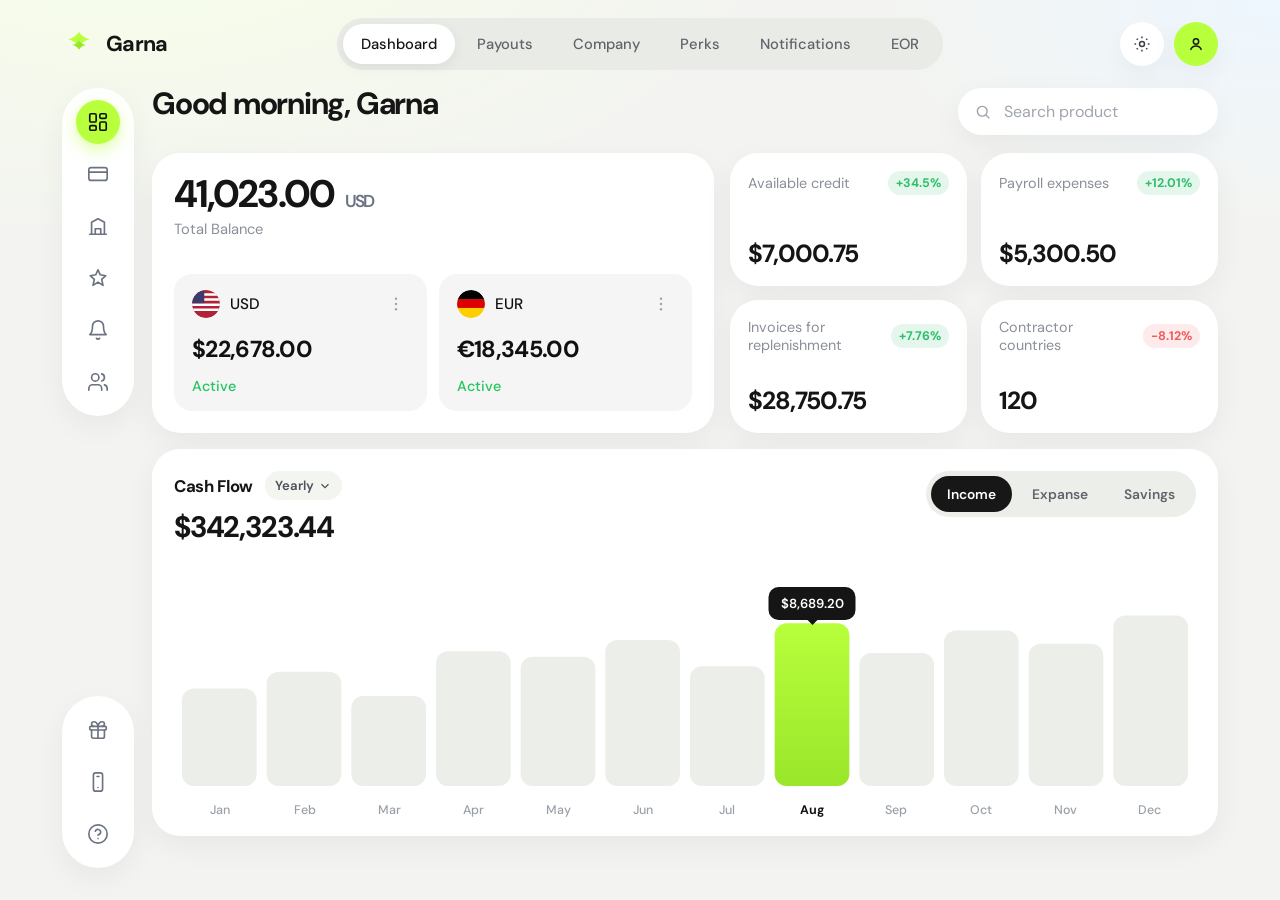
<file: index.html>
<!DOCTYPE html>
<html lang="en">
<head>
  <meta charset="UTF-8" />
  <meta name="viewport" content="width=device-width, initial-scale=1.0" />
  <title>Garna — Dashboard</title>
  <link rel="preconnect" href="https://fonts.googleapis.com" />
  <link rel="preconnect" href="https://fonts.gstatic.com" crossorigin />
  <link href="https://fonts.googleapis.com/css2?family=DM+Sans:ital,opsz,wght@0,9..40,400;0,9..40,500;0,9..40,600;0,9..40,700;1,9..40,400&display=swap" rel="stylesheet" />
  <link rel="stylesheet" href="styles.css" />
</head>
<body>
  <div class="app">
    <!-- Top Navigation -->
    <header class="topbar">
      <a class="brand" href="index.html">
        <span class="brand-mark" aria-hidden="true">
          <svg viewBox="0 0 32 32" fill="none">
            <path d="M16 4c2.8 4.2 6.4 6.2 10.8 7.2-4.4 1-8 3-10.8 7.2C13.2 14.2 9.6 12.2 5.2 11.2 9.6 10.2 13.2 8.2 16 4z" fill="var(--lime)"/>
            <path d="M16 12.5c1.8 2.7 4.1 4 7 4.6-2.9.6-5.2 1.9-7 4.6-1.8-2.7-4.1-4-7-4.6 2.9-.6 5.2-1.9 7-4.6z" fill="var(--lime-deep)"/>
          </svg>
        </span>
        <span class="brand-name">Garna</span>
      </a>

      <nav class="main-nav" aria-label="Primary">
        <a class="nav-item is-active" href="index.html">Dashboard</a>
        <a class="nav-item" href="payouts.html">Payouts</a>
        <a class="nav-item" href="company.html">Company</a>
        <a class="nav-item" href="perks.html">Perks</a>
        <a class="nav-item" href="notifications.html">Notifications</a>
        <a class="nav-item" href="eor.html">EOR</a>
      </nav>

      <div class="topbar-actions">
        <button class="icon-btn" type="button" aria-label="Settings">
          <svg viewBox="0 0 24 24" fill="none" stroke="currentColor" stroke-width="1.8">
            <circle cx="12" cy="12" r="3"/>
            <path d="M12 3v2M12 19v2M3 12h2M19 12h2M5.6 5.6l1.4 1.4M17 17l1.4 1.4M5.6 18.4l1.4-1.4M17 7l1.4-1.4"/>
          </svg>
        </button>
        <button class="avatar-btn" type="button" aria-label="Profile">
          <svg viewBox="0 0 24 24" fill="none" stroke="currentColor" stroke-width="1.8">
            <circle cx="12" cy="9" r="3.2"/>
            <path d="M5.5 19c1.4-3 3.7-4.5 6.5-4.5s5.1 1.5 6.5 4.5"/>
          </svg>
        </button>
      </div>
    </header>

    <div class="layout">
      <!-- Left Sidebar -->
      <aside class="sidebar" aria-label="Sidebar">
        <div class="sidebar-pill">
          <a class="side-btn is-active" href="index.html" aria-label="Dashboard" title="Dashboard">
            <svg viewBox="0 0 24 24" fill="none" stroke="currentColor" stroke-width="1.8" stroke-linecap="round" stroke-linejoin="round">
              <rect x="3" y="3" width="7" height="9" rx="1.5"/>
              <rect x="14" y="3" width="7" height="5" rx="1.5"/>
              <rect x="14" y="12" width="7" height="9" rx="1.5"/>
              <rect x="3" y="16" width="7" height="5" rx="1.5"/>
            </svg>
          </a>
          <a class="side-btn" href="payouts.html" aria-label="Payouts" title="Payouts">
            <svg viewBox="0 0 24 24" fill="none" stroke="currentColor" stroke-width="1.8" stroke-linecap="round" stroke-linejoin="round">
              <rect x="2" y="5" width="20" height="14" rx="2.5"/>
              <path d="M2 10h20"/>
            </svg>
          </a>
          <a class="side-btn" href="company.html" aria-label="Company" title="Company">
            <svg viewBox="0 0 24 24" fill="none" stroke="currentColor" stroke-width="1.8" stroke-linecap="round" stroke-linejoin="round">
              <path d="M3 21h18"/>
              <path d="M5 21V8l7-4 7 4v13"/>
              <path d="M9 21v-6h6v6"/>
            </svg>
          </a>
          <a class="side-btn" href="perks.html" aria-label="Perks" title="Perks">
            <svg viewBox="0 0 24 24" fill="none" stroke="currentColor" stroke-width="1.8" stroke-linecap="round" stroke-linejoin="round">
              <path d="m12 3 2.5 5.5L20.5 9.5 16 13.5 17.5 20 12 16.5 6.5 20 8 13.5 3.5 9.5 9.5 8.5 12 3z"/>
            </svg>
          </a>
          <a class="side-btn" href="notifications.html" aria-label="Notifications" title="Notifications">
            <svg viewBox="0 0 24 24" fill="none" stroke="currentColor" stroke-width="1.8" stroke-linecap="round" stroke-linejoin="round">
              <path d="M6 8a6 6 0 0 1 12 0c0 7 3 9 3 9H3s3-2 3-9"/>
              <path d="M10.3 21a1.94 1.94 0 0 0 3.4 0"/>
            </svg>
          </a>
          <a class="side-btn" href="eor.html" aria-label="EOR Employees" title="EOR Employees">
            <svg viewBox="0 0 24 24" fill="none" stroke="currentColor" stroke-width="1.8" stroke-linecap="round" stroke-linejoin="round">
              <path d="M16 21v-2a4 4 0 0 0-4-4H6a4 4 0 0 0-4 4v2"/>
              <circle cx="9" cy="7" r="4"/>
              <path d="M22 21v-2a4 4 0 0 0-3-3.87"/>
              <path d="M16 3.13a4 4 0 0 1 0 7.75"/>
            </svg>
          </a>
        </div>

        <div class="sidebar-pill sidebar-pill--bottom">
          <a class="side-btn" href="#referral" aria-label="Referral rewards" title="Get 10% of our income">
            <svg viewBox="0 0 24 24" fill="none" stroke="currentColor" stroke-width="1.8" stroke-linecap="round" stroke-linejoin="round">
              <rect x="3" y="8" width="18" height="4" rx="1"/>
              <path d="M12 8v13"/>
              <path d="M19 12v7a2 2 0 0 1-2 2H7a2 2 0 0 1-2-2v-7"/>
              <path d="M7.5 8a2.5 2.5 0 0 1 0-5C11 3 12 8 12 8s1-5 4.5-5a2.5 2.5 0 0 1 0 5"/>
            </svg>
          </a>
          <a class="side-btn" href="#download" aria-label="Download app" title="Download app">
            <svg viewBox="0 0 24 24" fill="none" stroke="currentColor" stroke-width="1.8" stroke-linecap="round" stroke-linejoin="round">
              <rect x="7" y="2" width="10" height="20" rx="2.5"/>
              <path d="M11 6h2"/>
              <path d="M12 18h.01"/>
            </svg>
          </a>
          <button class="side-btn" type="button" aria-label="Help" title="Help">
            <svg viewBox="0 0 24 24" fill="none" stroke="currentColor" stroke-width="1.8" stroke-linecap="round" stroke-linejoin="round">
              <circle cx="12" cy="12" r="10"/>
              <path d="M9.09 9a3 3 0 0 1 5.83 1c0 2-3 3-3 3"/>
              <path d="M12 17h.01"/>
            </svg>
          </button>
        </div>
      </aside>

      <!-- Main Content -->
      <main class="main">
        <div class="page-header">
          <div>
            <h1>Good morning, Garna</h1>
          </div>
          <label class="search">
            <svg viewBox="0 0 24 24" fill="none" stroke="currentColor" stroke-width="1.8">
              <circle cx="11" cy="11" r="6.5"/>
              <path d="M16 16l4.5 4.5"/>
            </svg>
            <input type="search" placeholder="Search product" />
          </label>
        </div>

        <div class="main-grid">
          <!-- Smart Wallet -->
          <section class="card wallet-card">
            <div class="wallet-balance">
              <span class="wallet-amount">41,023.00 <small>USD</small></span>
              <span class="wallet-label">Total Balance</span>
            </div>
            <div class="wallet-accounts">
              <article class="account-block">
                <div class="account-block-top">
                  <span class="account-flag" aria-hidden="true">
                    <svg viewBox="0 0 32 32" width="32" height="32">
                      <clipPath id="flagUsd"><circle cx="16" cy="16" r="16"/></clipPath>
                      <g clip-path="url(#flagUsd)">
                        <rect width="32" height="32" fill="#b22234"/>
                        <path fill="#fff" d="M0 3.7h32v2.9H0zm0 5.8h32v2.9H0zm0 5.8h32v2.9H0zm0 5.8h32v2.9H0z"/>
                        <rect width="14" height="15" fill="#3c3b6e"/>
                      </g>
                    </svg>
                  </span>
                  <span class="account-code">USD</span>
                  <button class="account-menu" type="button" aria-label="USD account menu">
                    <svg viewBox="0 0 24 24" width="18" height="18" fill="currentColor" aria-hidden="true">
                      <circle cx="12" cy="5" r="1.6"/>
                      <circle cx="12" cy="12" r="1.6"/>
                      <circle cx="12" cy="19" r="1.6"/>
                    </svg>
                  </button>
                </div>
                <strong class="account-balance">$22,678.00</strong>
                <span class="account-status">Active</span>
              </article>

              <article class="account-block">
                <div class="account-block-top">
                  <span class="account-flag" aria-hidden="true">
                    <svg viewBox="0 0 32 32" width="32" height="32">
                      <clipPath id="flagEur"><circle cx="16" cy="16" r="16"/></clipPath>
                      <g clip-path="url(#flagEur)">
                        <rect width="32" height="11" y="0" fill="#000"/>
                        <rect width="32" height="11" y="10.5" fill="#dd0000"/>
                        <rect width="32" height="12" y="20.5" fill="#ffce00"/>
                      </g>
                    </svg>
                  </span>
                  <span class="account-code">EUR</span>
                  <button class="account-menu" type="button" aria-label="EUR account menu">
                    <svg viewBox="0 0 24 24" width="18" height="18" fill="currentColor" aria-hidden="true">
                      <circle cx="12" cy="5" r="1.6"/>
                      <circle cx="12" cy="12" r="1.6"/>
                      <circle cx="12" cy="19" r="1.6"/>
                    </svg>
                  </button>
                </div>
                <strong class="account-balance">€18,345.00</strong>
                <span class="account-status">Active</span>
              </article>
            </div>
          </section>

          <!-- Stats -->
          <section class="stats-grid">
            <article class="card stat-card">
              <div class="stat-top">
                <span>Available credit</span>
                <span class="trend trend-up">+34.5%</span>
              </div>
              <strong>$7,000.75</strong>
            </article>
            <article class="card stat-card">
              <div class="stat-top">
                <span>Payroll expenses</span>
                <span class="trend trend-up">+12.01%</span>
              </div>
              <strong>$5,300.50</strong>
            </article>
            <article class="card stat-card">
              <div class="stat-top">
                <span>Invoices for replenishment</span>
                <span class="trend trend-up">+7.76%</span>
              </div>
              <strong>$28,750.75</strong>
            </article>
            <article class="card stat-card">
              <div class="stat-top">
                <span>Contractor countries</span>
                <span class="trend trend-down">-8.12%</span>
              </div>
              <strong>120</strong>
            </article>
          </section>

          <!-- Cash Flow -->
          <section class="card chart-card">
            <div class="chart-head">
              <div>
                <div class="chart-title-row">
                  <h2>Cash Flow</h2>
                  <button class="select-btn" type="button">
                    Yearly
                    <svg viewBox="0 0 24 24" fill="none" stroke="currentColor" stroke-width="2"><path d="M6 9l6 6 6-6"/></svg>
                  </button>
                </div>
                <p class="chart-total">$342,323.44</p>
              </div>
              <div class="segmented" role="tablist">
                <button class="seg-btn is-active" type="button" data-tab="income">Income</button>
                <button class="seg-btn" type="button" data-tab="expense">Expanse</button>
                <button class="seg-btn" type="button" data-tab="savings">Savings</button>
              </div>
            </div>
            <div class="chart-wrap">
              <div class="chart-tooltip" id="chartTooltip">$8,689.20</div>
              <canvas id="cashFlowChart" height="220"></canvas>
            </div>
            <div class="chart-labels" id="chartLabels"></div>
          </section>
        </div>
      </main>
    </div>
  </div>

  <script src="app.js"></script>
</body>
</html>
</file>
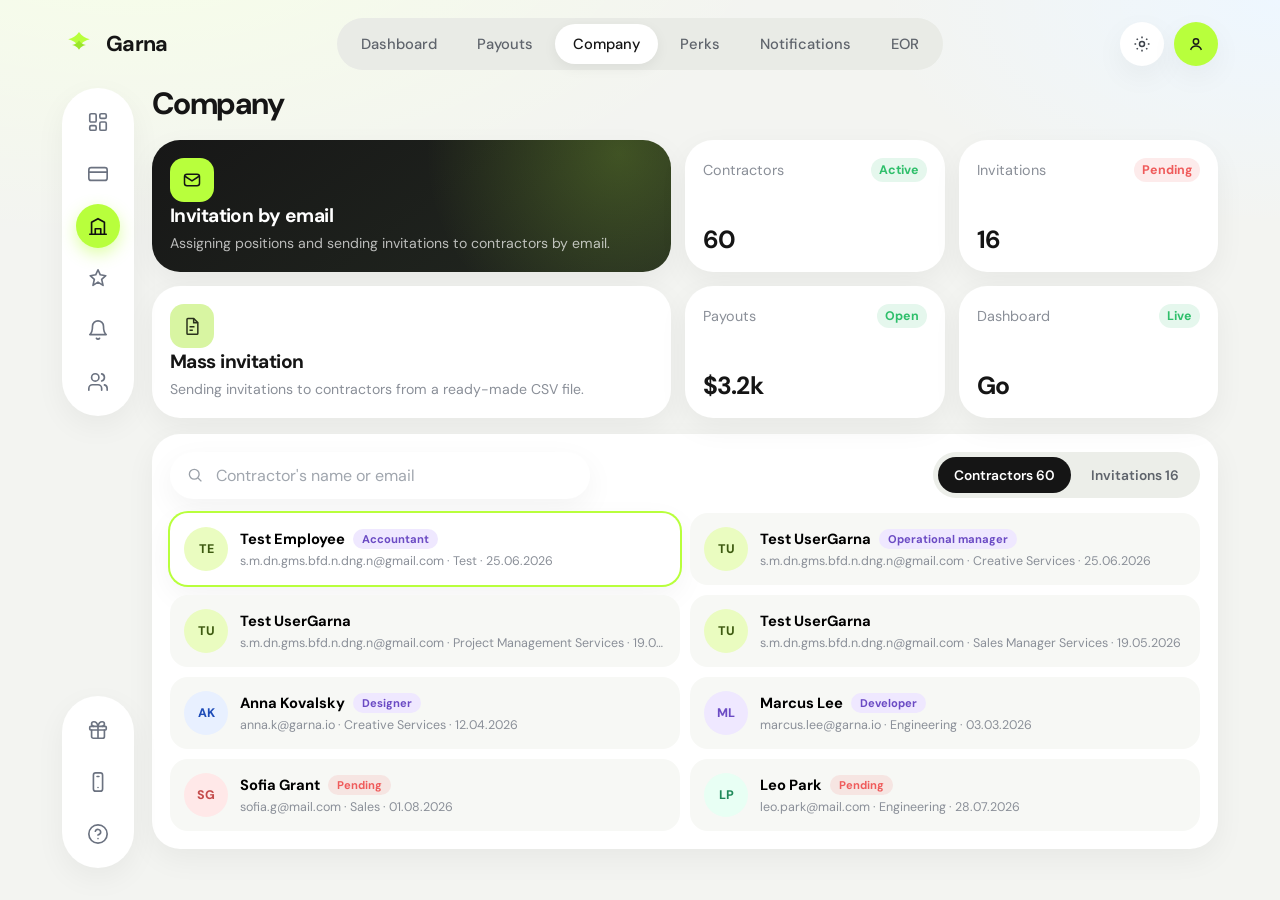
<file: company.html>
<!DOCTYPE html>
<html lang="en">
<head>
  <meta charset="UTF-8" />
  <meta name="viewport" content="width=device-width, initial-scale=1.0" />
  <title>Garna — Company</title>
  <link rel="preconnect" href="https://fonts.googleapis.com" />
  <link rel="preconnect" href="https://fonts.gstatic.com" crossorigin />
  <link href="https://fonts.googleapis.com/css2?family=DM+Sans:ital,opsz,wght@0,9..40,400;0,9..40,500;0,9..40,600;0,9..40,700;1,9..40,400&display=swap" rel="stylesheet" />
  <link rel="stylesheet" href="styles.css" />
  <link rel="stylesheet" href="company.css" />
</head>
<body>
  <div class="app">
    <header class="topbar">
      <a class="brand" href="index.html">
        <span class="brand-mark" aria-hidden="true">
          <svg viewBox="0 0 32 32" fill="none">
            <path d="M16 4c2.8 4.2 6.4 6.2 10.8 7.2-4.4 1-8 3-10.8 7.2C13.2 14.2 9.6 12.2 5.2 11.2 9.6 10.2 13.2 8.2 16 4z" fill="var(--lime)"/>
            <path d="M16 12.5c1.8 2.7 4.1 4 7 4.6-2.9.6-5.2 1.9-7 4.6-1.8-2.7-4.1-4-7-4.6 2.9-.6 5.2-1.9 7-4.6z" fill="var(--lime-deep)"/>
          </svg>
        </span>
        <span class="brand-name">Garna</span>
      </a>

      <nav class="main-nav" aria-label="Primary">
        <a class="nav-item" href="index.html">Dashboard</a>
        <a class="nav-item" href="payouts.html">Payouts</a>
        <a class="nav-item is-active" href="company.html">Company</a>
        <a class="nav-item" href="perks.html">Perks</a>
        <a class="nav-item" href="notifications.html">Notifications</a>
        <a class="nav-item" href="eor.html">EOR</a>
      </nav>

      <div class="topbar-actions">
        <button class="icon-btn" type="button" aria-label="Settings">
          <svg viewBox="0 0 24 24" fill="none" stroke="currentColor" stroke-width="1.8">
            <circle cx="12" cy="12" r="3"/>
            <path d="M12 3v2M12 19v2M3 12h2M19 12h2M5.6 5.6l1.4 1.4M17 17l1.4 1.4M5.6 18.4l1.4-1.4M17 7l1.4-1.4"/>
          </svg>
        </button>
        <button class="avatar-btn" type="button" aria-label="Profile">
          <svg viewBox="0 0 24 24" fill="none" stroke="currentColor" stroke-width="1.8">
            <circle cx="12" cy="9" r="3.2"/>
            <path d="M5.5 19c1.4-3 3.7-4.5 6.5-4.5s5.1 1.5 6.5 4.5"/>
          </svg>
        </button>
      </div>
    </header>

    <div class="layout">
      <aside class="sidebar" aria-label="Sidebar">
        <div class="sidebar-pill">
          <a class="side-btn" href="index.html" aria-label="Dashboard" title="Dashboard">
            <svg viewBox="0 0 24 24" fill="none" stroke="currentColor" stroke-width="1.8" stroke-linecap="round" stroke-linejoin="round">
              <rect x="3" y="3" width="7" height="9" rx="1.5"/>
              <rect x="14" y="3" width="7" height="5" rx="1.5"/>
              <rect x="14" y="12" width="7" height="9" rx="1.5"/>
              <rect x="3" y="16" width="7" height="5" rx="1.5"/>
            </svg>
          </a>
          <a class="side-btn" href="payouts.html" aria-label="Payouts" title="Payouts">
            <svg viewBox="0 0 24 24" fill="none" stroke="currentColor" stroke-width="1.8" stroke-linecap="round" stroke-linejoin="round">
              <rect x="2" y="5" width="20" height="14" rx="2.5"/>
              <path d="M2 10h20"/>
            </svg>
          </a>
          <a class="side-btn is-active" href="company.html" aria-label="Company" title="Company">
            <svg viewBox="0 0 24 24" fill="none" stroke="currentColor" stroke-width="1.8" stroke-linecap="round" stroke-linejoin="round">
              <path d="M3 21h18"/>
              <path d="M5 21V8l7-4 7 4v13"/>
              <path d="M9 21v-6h6v6"/>
            </svg>
          </a>
          <a class="side-btn" href="perks.html" aria-label="Perks" title="Perks">
            <svg viewBox="0 0 24 24" fill="none" stroke="currentColor" stroke-width="1.8" stroke-linecap="round" stroke-linejoin="round">
              <path d="m12 3 2.5 5.5L20.5 9.5 16 13.5 17.5 20 12 16.5 6.5 20 8 13.5 3.5 9.5 9.5 8.5 12 3z"/>
            </svg>
          </a>
          <a class="side-btn" href="notifications.html" aria-label="Notifications" title="Notifications">
            <svg viewBox="0 0 24 24" fill="none" stroke="currentColor" stroke-width="1.8" stroke-linecap="round" stroke-linejoin="round">
              <path d="M6 8a6 6 0 0 1 12 0c0 7 3 9 3 9H3s3-2 3-9"/>
              <path d="M10.3 21a1.94 1.94 0 0 0 3.4 0"/>
            </svg>
          </a>
          <a class="side-btn" href="eor.html" aria-label="EOR Employees" title="EOR Employees">
            <svg viewBox="0 0 24 24" fill="none" stroke="currentColor" stroke-width="1.8" stroke-linecap="round" stroke-linejoin="round">
              <path d="M16 21v-2a4 4 0 0 0-4-4H6a4 4 0 0 0-4 4v2"/>
              <circle cx="9" cy="7" r="4"/>
              <path d="M22 21v-2a4 4 0 0 0-3-3.87"/>
              <path d="M16 3.13a4 4 0 0 1 0 7.75"/>
            </svg>
          </a>
        </div>

        <div class="sidebar-pill sidebar-pill--bottom">
          <a class="side-btn" href="#referral" aria-label="Referral rewards" title="Get 10% of our income">
            <svg viewBox="0 0 24 24" fill="none" stroke="currentColor" stroke-width="1.8" stroke-linecap="round" stroke-linejoin="round">
              <rect x="3" y="8" width="18" height="4" rx="1"/>
              <path d="M12 8v13"/>
              <path d="M19 12v7a2 2 0 0 1-2 2H7a2 2 0 0 1-2-2v-7"/>
              <path d="M7.5 8a2.5 2.5 0 0 1 0-5C11 3 12 8 12 8s1-5 4.5-5a2.5 2.5 0 0 1 0 5"/>
            </svg>
          </a>
          <a class="side-btn" href="#download" aria-label="Download app" title="Download app">
            <svg viewBox="0 0 24 24" fill="none" stroke="currentColor" stroke-width="1.8" stroke-linecap="round" stroke-linejoin="round">
              <rect x="7" y="2" width="10" height="20" rx="2.5"/>
              <path d="M11 6h2"/>
              <path d="M12 18h.01"/>
            </svg>
          </a>
          <button class="side-btn" type="button" aria-label="Help" title="Help">
            <svg viewBox="0 0 24 24" fill="none" stroke="currentColor" stroke-width="1.8" stroke-linecap="round" stroke-linejoin="round">
              <circle cx="12" cy="12" r="10"/>
              <path d="M9.09 9a3 3 0 0 1 5.83 1c0 2-3 3-3 3"/>
              <path d="M12 17h.01"/>
            </svg>
          </button>
        </div>
      </aside>

      <main class="main">
        <div class="page-header">
          <div>
            <h1>Company</h1>
          </div>
        </div>

        <div class="main-grid company-grid" id="contractorsView">
          <div class="company-top">
            <div class="company-row">
              <a class="card invite-card invite-card--dark" href="#invite-email">
                <span class="invite-icon invite-icon--mail" aria-hidden="true">
                  <svg viewBox="0 0 24 24" fill="none" stroke="currentColor" stroke-width="1.8">
                    <rect x="3" y="5" width="18" height="14" rx="3"/>
                    <path d="M3.5 7.5 12 13l8.5-5.5"/>
                  </svg>
                </span>
                <div class="invite-card-copy">
                  <h2>Invitation by email</h2>
                  <p>Assigning positions and sending invitations to contractors by email.</p>
                </div>
              </a>

              <a class="card stat-card" href="company.html">
                <div class="stat-top">
                  <span>Contractors</span>
                  <span class="trend trend-up">Active</span>
                </div>
                <strong>60</strong>
              </a>
              <a class="card stat-card" href="company.html">
                <div class="stat-top">
                  <span>Invitations</span>
                  <span class="trend trend-down">Pending</span>
                </div>
                <strong>16</strong>
              </a>
            </div>

            <div class="company-row">
              <a class="card invite-card" href="#invite-csv">
                <span class="invite-icon invite-icon--csv" aria-hidden="true">
                  <svg viewBox="0 0 24 24" fill="none" stroke="currentColor" stroke-width="1.8">
                    <path d="M7 3h7l5 5v13a1 1 0 0 1-1 1H7a1 1 0 0 1-1-1V4a1 1 0 0 1 1-1z"/>
                    <path d="M14 3v5h5M9 13h6M9 17h4"/>
                  </svg>
                </span>
                <div class="invite-card-copy">
                  <h2>Mass invitation</h2>
                  <p>Sending invitations to contractors from a ready-made CSV file.</p>
                </div>
              </a>

              <a class="card stat-card" href="payouts.html">
                <div class="stat-top">
                  <span>Payouts</span>
                  <span class="trend trend-up">Open</span>
                </div>
                <strong>$3.2k</strong>
              </a>
              <a class="card stat-card" href="index.html">
                <div class="stat-top">
                  <span>Dashboard</span>
                  <span class="trend trend-up">Live</span>
                </div>
                <strong>Go</strong>
              </a>
            </div>
          </div>

          <!-- Directory spanning full width -->
          <section class="card directory-card">
            <div class="directory-toolbar">
              <label class="search directory-search">
                <svg viewBox="0 0 24 24" fill="none" stroke="currentColor" stroke-width="1.8">
                  <circle cx="11" cy="11" r="6.5"/>
                  <path d="M16 16l4.5 4.5"/>
                </svg>
                <input type="search" id="contractorSearch" placeholder="Contractor's name or email" />
              </label>
              <div class="segmented list-tabs" role="tablist">
                <button class="seg-btn is-active" type="button" data-list="contractors">Contractors 60</button>
                <button class="seg-btn" type="button" data-list="invitations">Invitations 16</button>
              </div>
            </div>

            <div class="contractor-grid" id="contractorList">
              <button class="contractor-card is-selected" type="button" data-set="contractors"
                data-name="Test Employee" data-role="Accountant" data-email="s.m.dn.gms.bfd.n.dng.n@gmail.com"
                data-dept="Test" data-date="25.06.2026">
                <span class="contractor-avatar">TE</span>
                <span class="contractor-body">
                  <span class="contractor-name-row">
                    <strong>Test Employee</strong>
                    <span class="role-pill">Accountant</span>
                  </span>
                  <span class="contractor-meta">s.m.dn.gms.bfd.n.dng.n@gmail.com · Test · 25.06.2026</span>
                </span>
              </button>

              <button class="contractor-card" type="button" data-set="contractors"
                data-name="Test UserGarna" data-role="Operational manager" data-email="s.m.dn.gms.bfd.n.dng.n@gmail.com"
                data-dept="Creative Services" data-date="25.06.2026">
                <span class="contractor-avatar">TU</span>
                <span class="contractor-body">
                  <span class="contractor-name-row">
                    <strong>Test UserGarna</strong>
                    <span class="role-pill">Operational manager</span>
                  </span>
                  <span class="contractor-meta">s.m.dn.gms.bfd.n.dng.n@gmail.com · Creative Services · 25.06.2026</span>
                </span>
              </button>

              <button class="contractor-card" type="button" data-set="contractors"
                data-name="Test UserGarna" data-role="" data-email="s.m.dn.gms.bfd.n.dng.n@gmail.com"
                data-dept="Project Management Services" data-date="19.05.2026">
                <span class="contractor-avatar">TU</span>
                <span class="contractor-body">
                  <span class="contractor-name-row">
                    <strong>Test UserGarna</strong>
                  </span>
                  <span class="contractor-meta">s.m.dn.gms.bfd.n.dng.n@gmail.com · Project Management Services · 19.05.2026</span>
                </span>
              </button>

              <button class="contractor-card" type="button" data-set="contractors"
                data-name="Test UserGarna" data-role="" data-email="s.m.dn.gms.bfd.n.dng.n@gmail.com"
                data-dept="Sales Manager Services" data-date="19.05.2026">
                <span class="contractor-avatar">TU</span>
                <span class="contractor-body">
                  <span class="contractor-name-row">
                    <strong>Test UserGarna</strong>
                  </span>
                  <span class="contractor-meta">s.m.dn.gms.bfd.n.dng.n@gmail.com · Sales Manager Services · 19.05.2026</span>
                </span>
              </button>

              <button class="contractor-card" type="button" data-set="contractors"
                data-name="Anna Kovalsky" data-role="Designer" data-email="anna.k@garna.io"
                data-dept="Creative Services" data-date="12.04.2026">
                <span class="contractor-avatar av-a">AK</span>
                <span class="contractor-body">
                  <span class="contractor-name-row">
                    <strong>Anna Kovalsky</strong>
                    <span class="role-pill">Designer</span>
                  </span>
                  <span class="contractor-meta">anna.k@garna.io · Creative Services · 12.04.2026</span>
                </span>
              </button>

              <button class="contractor-card" type="button" data-set="contractors"
                data-name="Marcus Lee" data-role="Developer" data-email="marcus.lee@garna.io"
                data-dept="Engineering" data-date="03.03.2026">
                <span class="contractor-avatar av-b">ML</span>
                <span class="contractor-body">
                  <span class="contractor-name-row">
                    <strong>Marcus Lee</strong>
                    <span class="role-pill">Developer</span>
                  </span>
                  <span class="contractor-meta">marcus.lee@garna.io · Engineering · 03.03.2026</span>
                </span>
              </button>

              <button class="contractor-card" type="button" data-set="invitations" hidden
                data-name="Sofia Grant" data-role="Pending" data-email="sofia.g@mail.com"
                data-dept="Sales" data-date="01.08.2026">
                <span class="contractor-avatar av-c">SG</span>
                <span class="contractor-body">
                  <span class="contractor-name-row">
                    <strong>Sofia Grant</strong>
                    <span class="role-pill role-pill--pending">Pending</span>
                  </span>
                  <span class="contractor-meta">sofia.g@mail.com · Sales · 01.08.2026</span>
                </span>
              </button>

              <button class="contractor-card" type="button" data-set="invitations" hidden
                data-name="Leo Park" data-role="Pending" data-email="leo.park@mail.com"
                data-dept="Engineering" data-date="28.07.2026">
                <span class="contractor-avatar av-d">LP</span>
                <span class="contractor-body">
                  <span class="contractor-name-row">
                    <strong>Leo Park</strong>
                    <span class="role-pill role-pill--pending">Pending</span>
                  </span>
                  <span class="contractor-meta">leo.park@mail.com · Engineering · 28.07.2026</span>
                </span>
              </button>
            </div>
          </section>
        </div>
      </main>
    </div>
  </div>

  <script src="company.js"></script>
</body>
</html>
</file>
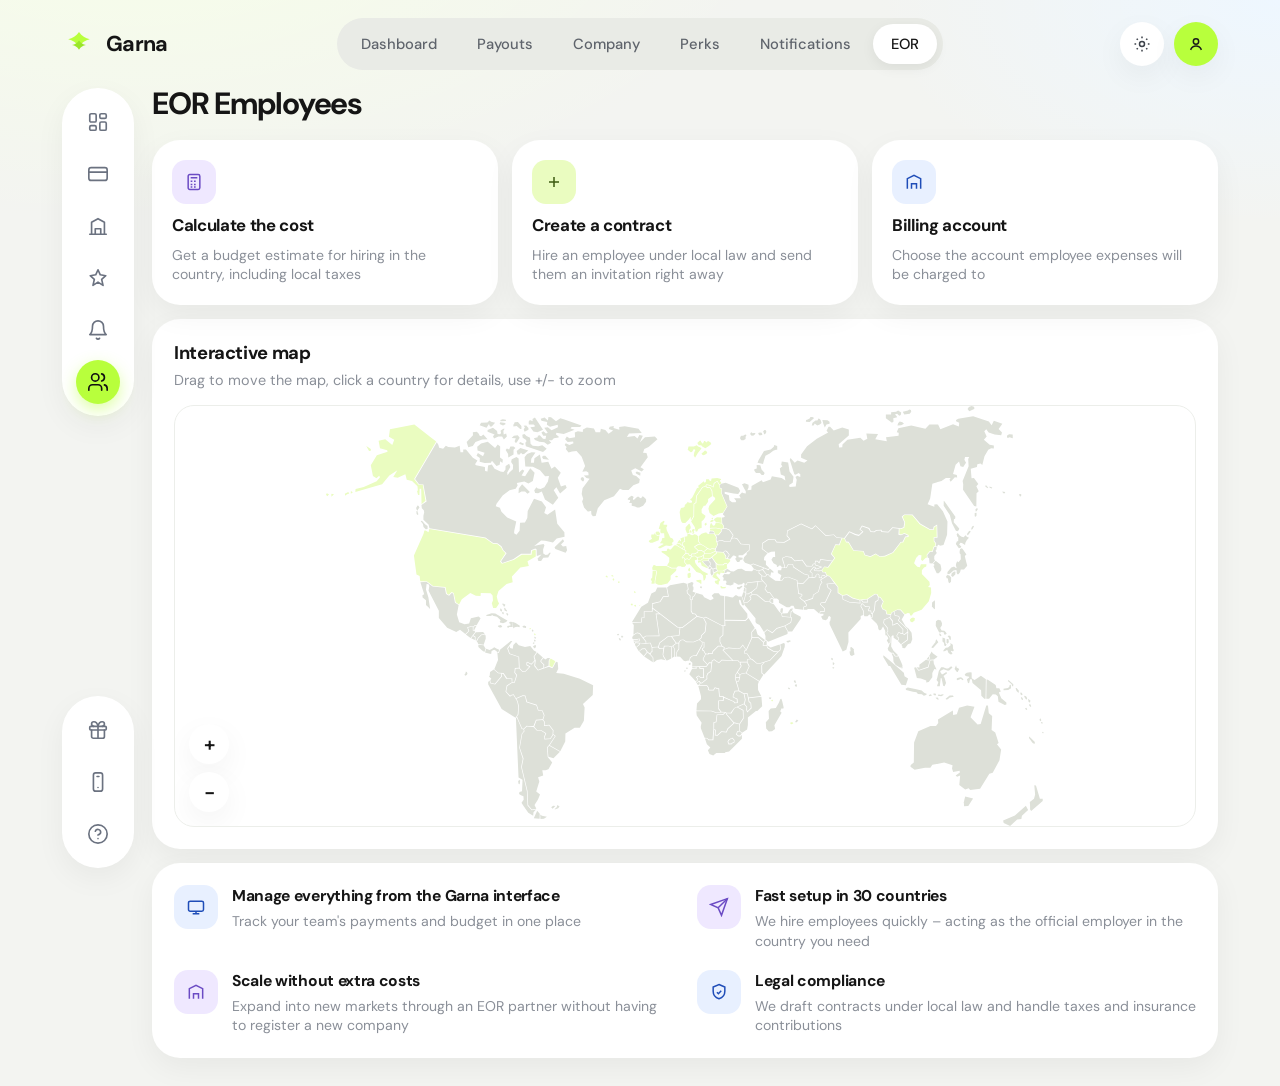
<file: eor.html>
<!DOCTYPE html>
<html lang="en">
<head>
  <meta charset="UTF-8" />
  <meta name="viewport" content="width=device-width, initial-scale=1.0" />
  <title>Garna — EOR Employees</title>
  <link rel="preconnect" href="https://fonts.googleapis.com" />
  <link rel="preconnect" href="https://fonts.gstatic.com" crossorigin />
  <link href="https://fonts.googleapis.com/css2?family=DM+Sans:ital,opsz,wght@0,9..40,400;0,9..40,500;0,9..40,600;0,9..40,700;1,9..40,400&display=swap" rel="stylesheet" />
  <link rel="stylesheet" href="styles.css" />
  <link rel="stylesheet" href="eor.css?v=3" />
</head>
<body>
  <div class="app">
    <header class="topbar">
      <a class="brand" href="index.html">
        <span class="brand-mark" aria-hidden="true">
          <svg viewBox="0 0 32 32" fill="none">
            <path d="M16 4c2.8 4.2 6.4 6.2 10.8 7.2-4.4 1-8 3-10.8 7.2C13.2 14.2 9.6 12.2 5.2 11.2 9.6 10.2 13.2 8.2 16 4z" fill="var(--lime)"/>
            <path d="M16 12.5c1.8 2.7 4.1 4 7 4.6-2.9.6-5.2 1.9-7 4.6-1.8-2.7-4.1-4-7-4.6 2.9-.6 5.2-1.9 7-4.6z" fill="var(--lime-deep)"/>
          </svg>
        </span>
        <span class="brand-name">Garna</span>
      </a>

      <nav class="main-nav" aria-label="Primary">
        <a class="nav-item" href="index.html">Dashboard</a>
        <a class="nav-item" href="payouts.html">Payouts</a>
        <a class="nav-item" href="company.html">Company</a>
        <a class="nav-item" href="perks.html">Perks</a>
        <a class="nav-item" href="notifications.html">Notifications</a>
        <a class="nav-item is-active" href="eor.html">EOR</a>
      </nav>

      <div class="topbar-actions">
        <button class="icon-btn" type="button" aria-label="Settings">
          <svg viewBox="0 0 24 24" fill="none" stroke="currentColor" stroke-width="1.8">
            <circle cx="12" cy="12" r="3"/>
            <path d="M12 3v2M12 19v2M3 12h2M19 12h2M5.6 5.6l1.4 1.4M17 17l1.4 1.4M5.6 18.4l1.4-1.4M17 7l1.4-1.4"/>
          </svg>
        </button>
        <button class="avatar-btn" type="button" aria-label="Profile">
          <svg viewBox="0 0 24 24" fill="none" stroke="currentColor" stroke-width="1.8">
            <circle cx="12" cy="9" r="3.2"/>
            <path d="M5.5 19c1.4-3 3.7-4.5 6.5-4.5s5.1 1.5 6.5 4.5"/>
          </svg>
        </button>
      </div>
    </header>

    <div class="layout">
      <aside class="sidebar" aria-label="Sidebar">
        <div class="sidebar-pill">
          <a class="side-btn" href="index.html" aria-label="Dashboard" title="Dashboard">
            <svg viewBox="0 0 24 24" fill="none" stroke="currentColor" stroke-width="1.8" stroke-linecap="round" stroke-linejoin="round">
              <rect x="3" y="3" width="7" height="9" rx="1.5"/>
              <rect x="14" y="3" width="7" height="5" rx="1.5"/>
              <rect x="14" y="12" width="7" height="9" rx="1.5"/>
              <rect x="3" y="16" width="7" height="5" rx="1.5"/>
            </svg>
          </a>
          <a class="side-btn" href="payouts.html" aria-label="Payouts" title="Payouts">
            <svg viewBox="0 0 24 24" fill="none" stroke="currentColor" stroke-width="1.8" stroke-linecap="round" stroke-linejoin="round">
              <rect x="2" y="5" width="20" height="14" rx="2.5"/>
              <path d="M2 10h20"/>
            </svg>
          </a>
          <a class="side-btn" href="company.html" aria-label="Company" title="Company">
            <svg viewBox="0 0 24 24" fill="none" stroke="currentColor" stroke-width="1.8" stroke-linecap="round" stroke-linejoin="round">
              <path d="M3 21h18"/>
              <path d="M5 21V8l7-4 7 4v13"/>
              <path d="M9 21v-6h6v6"/>
            </svg>
          </a>
          <a class="side-btn" href="perks.html" aria-label="Perks" title="Perks">
            <svg viewBox="0 0 24 24" fill="none" stroke="currentColor" stroke-width="1.8" stroke-linecap="round" stroke-linejoin="round">
              <path d="m12 3 2.5 5.5L20.5 9.5 16 13.5 17.5 20 12 16.5 6.5 20 8 13.5 3.5 9.5 9.5 8.5 12 3z"/>
            </svg>
          </a>
          <a class="side-btn" href="notifications.html" aria-label="Notifications" title="Notifications">
            <svg viewBox="0 0 24 24" fill="none" stroke="currentColor" stroke-width="1.8" stroke-linecap="round" stroke-linejoin="round">
              <path d="M6 8a6 6 0 0 1 12 0c0 7 3 9 3 9H3s3-2 3-9"/>
              <path d="M10.3 21a1.94 1.94 0 0 0 3.4 0"/>
            </svg>
          </a>
          <a class="side-btn is-active" href="eor.html" aria-label="EOR Employees" title="EOR Employees">
            <svg viewBox="0 0 24 24" fill="none" stroke="currentColor" stroke-width="1.8" stroke-linecap="round" stroke-linejoin="round">
              <path d="M16 21v-2a4 4 0 0 0-4-4H6a4 4 0 0 0-4 4v2"/>
              <circle cx="9" cy="7" r="4"/>
              <path d="M22 21v-2a4 4 0 0 0-3-3.87"/>
              <path d="M16 3.13a4 4 0 0 1 0 7.75"/>
            </svg>
          </a>
        </div>

        <div class="sidebar-pill sidebar-pill--bottom">
          <a class="side-btn" href="#referral" aria-label="Referral rewards" title="Get 10% of our income">
            <svg viewBox="0 0 24 24" fill="none" stroke="currentColor" stroke-width="1.8" stroke-linecap="round" stroke-linejoin="round">
              <rect x="3" y="8" width="18" height="4" rx="1"/>
              <path d="M12 8v13"/>
              <path d="M19 12v7a2 2 0 0 1-2 2H7a2 2 0 0 1-2-2v-7"/>
              <path d="M7.5 8a2.5 2.5 0 0 1 0-5C11 3 12 8 12 8s1-5 4.5-5a2.5 2.5 0 0 1 0 5"/>
            </svg>
          </a>
          <a class="side-btn" href="#download" aria-label="Download app" title="Download app">
            <svg viewBox="0 0 24 24" fill="none" stroke="currentColor" stroke-width="1.8" stroke-linecap="round" stroke-linejoin="round">
              <rect x="7" y="2" width="10" height="20" rx="2.5"/>
              <path d="M11 6h2"/>
              <path d="M12 18h.01"/>
            </svg>
          </a>
          <button class="side-btn" type="button" aria-label="Help" title="Help">
            <svg viewBox="0 0 24 24" fill="none" stroke="currentColor" stroke-width="1.8" stroke-linecap="round" stroke-linejoin="round">
              <circle cx="12" cy="12" r="10"/>
              <path d="M9.09 9a3 3 0 0 1 5.83 1c0 2-3 3-3 3"/>
              <path d="M12 17h.01"/>
            </svg>
          </button>
        </div>
      </aside>

      <main class="main">
        <div class="page-header">
          <div>
            <h1>EOR Employees</h1>
          </div>
        </div>

        <section class="eor-actions">
          <a class="card eor-action" href="#calculate">
            <span class="eor-action-icon eor-action-icon--calc" aria-hidden="true">
              <svg viewBox="0 0 24 24" fill="none" stroke="currentColor" stroke-width="1.8">
                <rect x="5" y="3" width="14" height="18" rx="2"/>
                <path d="M8 7h8M8 11h2M12 11h2M16 11h0M8 15h2M12 15h2M16 15h0M8 18h2M12 18h2"/>
              </svg>
            </span>
            <h2>Calculate the cost</h2>
            <p>Get a budget estimate for hiring in the country, including local taxes</p>
          </a>

          <a class="card eor-action" href="#contract">
            <span class="eor-action-icon eor-action-icon--plus" aria-hidden="true">
              <svg viewBox="0 0 24 24" fill="none" stroke="currentColor" stroke-width="1.8">
                <path d="M12 6v12M6 12h12"/>
              </svg>
            </span>
            <h2>Create a contract</h2>
            <p>Hire an employee under local law and send them an invitation right away</p>
          </a>

          <a class="card eor-action" href="#billing">
            <span class="eor-action-icon eor-action-icon--billing" aria-hidden="true">
              <svg viewBox="0 0 24 24" fill="none" stroke="currentColor" stroke-width="1.8">
                <path d="M4 20V8l8-4 8 4v12"/>
                <path d="M9 20v-6h6v6"/>
              </svg>
            </span>
            <h2>Billing account</h2>
            <p>Choose the account employee expenses will be charged to</p>
          </a>
        </section>

        <section class="card eor-map-card">
          <div class="eor-map-head">
            <h2>Interactive map</h2>
            <p>Drag to move the map, click a country for details, use +/− to zoom</p>
          </div>

          <div class="eor-map-stage" id="eorMapStage">
            <div class="eor-map-tooltip" id="eorTooltip" hidden></div>
            <div class="eor-map-viewport" id="eorMapViewport" aria-label="Hiring availability map" role="img">
              <!-- World map SVG injected by eor.js -->
            </div>

            <div class="eor-map-zoom" role="group" aria-label="Map zoom">
              <button type="button" id="eorZoomIn" aria-label="Zoom in">+</button>
              <button type="button" id="eorZoomOut" aria-label="Zoom out">−</button>
            </div>
          </div>

          <div class="eor-country-panel" id="eorCountryPanel" hidden>
            <strong id="eorCountryName">France</strong>
            <span class="eor-country-status is-yes" id="eorCountryStatus">Hiring available</span>
            <p id="eorCountryCopy">Local contracts, payroll, and compliance handled by Garna EOR.</p>
          </div>
        </section>

        <section class="card eor-benefits">
          <article class="eor-benefit">
            <span class="eor-benefit-icon eor-benefit-icon--a" aria-hidden="true">
              <svg viewBox="0 0 24 24" fill="none" stroke="currentColor" stroke-width="1.8">
                <rect x="3" y="5" width="18" height="12" rx="2"/>
                <path d="M8 20h8M12 17v3"/>
              </svg>
            </span>
            <div>
              <h3>Manage everything from the Garna interface</h3>
              <p>Track your team's payments and budget in one place</p>
            </div>
          </article>

          <article class="eor-benefit">
            <span class="eor-benefit-icon eor-benefit-icon--b" aria-hidden="true">
              <svg viewBox="0 0 24 24" fill="none" stroke="currentColor" stroke-width="1.8">
                <path d="M22 2L11 13"/>
                <path d="M22 2l-7 20-4-9-9-4 20-7z"/>
              </svg>
            </span>
            <div>
              <h3>Fast setup in <span id="eorCountryCount">28</span> countries</h3>
              <p>We hire employees quickly – acting as the official employer in the country you need</p>
            </div>
          </article>

          <article class="eor-benefit">
            <span class="eor-benefit-icon eor-benefit-icon--c" aria-hidden="true">
              <svg viewBox="0 0 24 24" fill="none" stroke="currentColor" stroke-width="1.8">
                <path d="M4 20V8l8-4 8 4v12"/>
                <path d="M9 20v-6h6v6"/>
              </svg>
            </span>
            <div>
              <h3>Scale without extra costs</h3>
              <p>Expand into new markets through an EOR partner without having to register a new company</p>
            </div>
          </article>

          <article class="eor-benefit">
            <span class="eor-benefit-icon eor-benefit-icon--d" aria-hidden="true">
              <svg viewBox="0 0 24 24" fill="none" stroke="currentColor" stroke-width="1.8">
                <path d="M12 3l7 3v5c0 4.5-3 7.8-7 9-4-1.2-7-4.5-7-9V6l7-3z"/>
                <path d="M9.5 12.2l1.8 1.8 3.4-3.6"/>
              </svg>
            </span>
            <div>
              <h3>Legal compliance</h3>
              <p>We draft contracts under local law and handle taxes and insurance contributions</p>
            </div>
          </article>
        </section>
      </main>
    </div>
  </div>

  <script src="eor.js?v=3"></script>
</body>
</html>
</file>
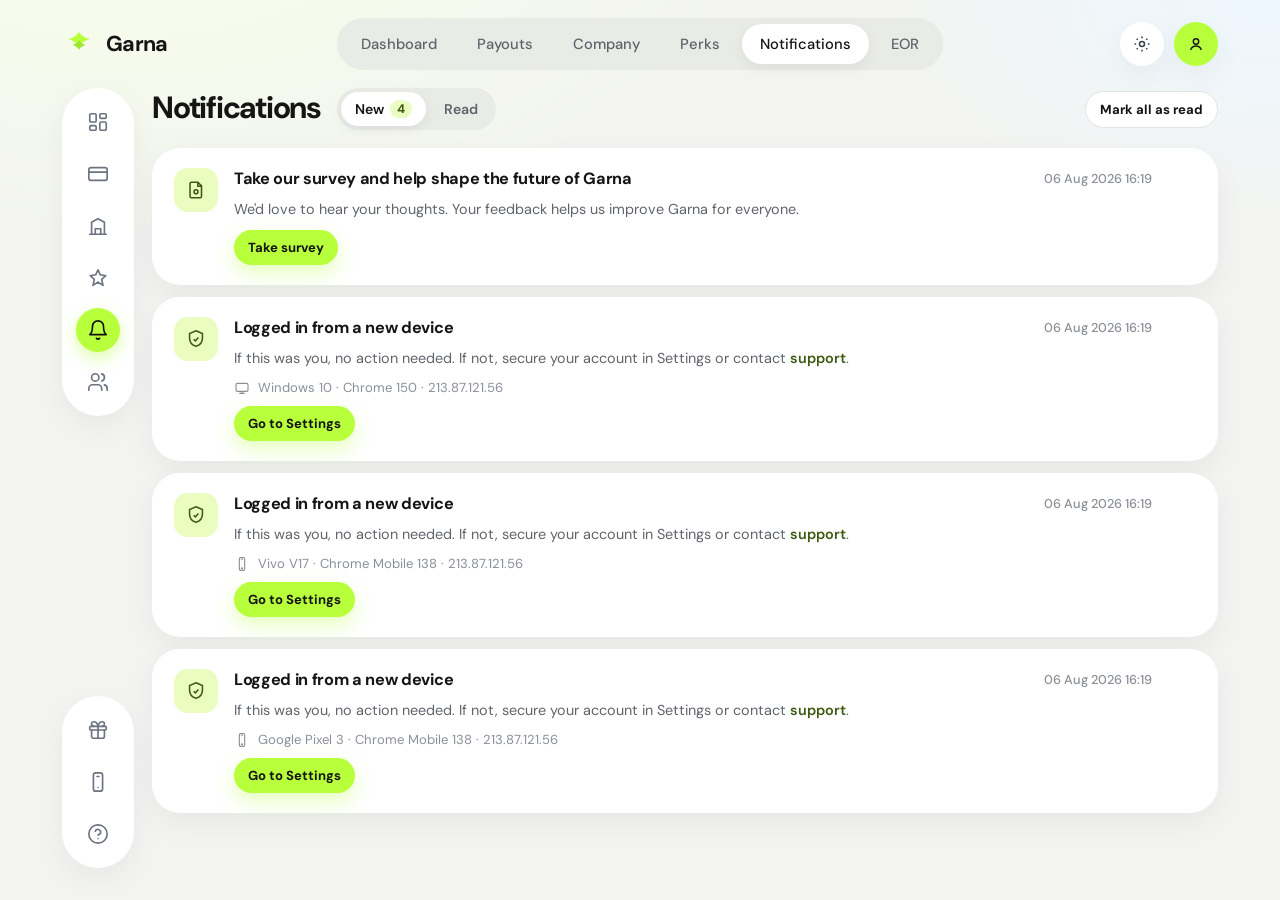
<file: notifications.html>
<!DOCTYPE html>
<html lang="en">
<head>
  <meta charset="UTF-8" />
  <meta name="viewport" content="width=device-width, initial-scale=1.0" />
  <title>Garna — Notifications</title>
  <link rel="preconnect" href="https://fonts.googleapis.com" />
  <link rel="preconnect" href="https://fonts.gstatic.com" crossorigin />
  <link href="https://fonts.googleapis.com/css2?family=DM+Sans:ital,opsz,wght@0,9..40,400;0,9..40,500;0,9..40,600;0,9..40,700;1,9..40,400&display=swap" rel="stylesheet" />
  <link rel="stylesheet" href="styles.css" />
  <link rel="stylesheet" href="notifications.css" />
</head>
<body>
  <div class="app">
    <header class="topbar">
      <a class="brand" href="index.html">
        <span class="brand-mark" aria-hidden="true">
          <svg viewBox="0 0 32 32" fill="none">
            <path d="M16 4c2.8 4.2 6.4 6.2 10.8 7.2-4.4 1-8 3-10.8 7.2C13.2 14.2 9.6 12.2 5.2 11.2 9.6 10.2 13.2 8.2 16 4z" fill="var(--lime)"/>
            <path d="M16 12.5c1.8 2.7 4.1 4 7 4.6-2.9.6-5.2 1.9-7 4.6-1.8-2.7-4.1-4-7-4.6 2.9-.6 5.2-1.9 7-4.6z" fill="var(--lime-deep)"/>
          </svg>
        </span>
        <span class="brand-name">Garna</span>
      </a>

      <nav class="main-nav" aria-label="Primary">
        <a class="nav-item" href="index.html">Dashboard</a>
        <a class="nav-item" href="payouts.html">Payouts</a>
        <a class="nav-item" href="company.html">Company</a>
        <a class="nav-item" href="perks.html">Perks</a>
        <a class="nav-item is-active" href="notifications.html">Notifications</a>
        <a class="nav-item" href="eor.html">EOR</a>
      </nav>

      <div class="topbar-actions">
        <button class="icon-btn" type="button" aria-label="Settings">
          <svg viewBox="0 0 24 24" fill="none" stroke="currentColor" stroke-width="1.8">
            <circle cx="12" cy="12" r="3"/>
            <path d="M12 3v2M12 19v2M3 12h2M19 12h2M5.6 5.6l1.4 1.4M17 17l1.4 1.4M5.6 18.4l1.4-1.4M17 7l1.4-1.4"/>
          </svg>
        </button>
        <button class="avatar-btn" type="button" aria-label="Profile">
          <svg viewBox="0 0 24 24" fill="none" stroke="currentColor" stroke-width="1.8">
            <circle cx="12" cy="9" r="3.2"/>
            <path d="M5.5 19c1.4-3 3.7-4.5 6.5-4.5s5.1 1.5 6.5 4.5"/>
          </svg>
        </button>
      </div>
    </header>

    <div class="layout">
      <aside class="sidebar" aria-label="Sidebar">
        <div class="sidebar-pill">
          <a class="side-btn" href="index.html" aria-label="Dashboard" title="Dashboard">
            <svg viewBox="0 0 24 24" fill="none" stroke="currentColor" stroke-width="1.8" stroke-linecap="round" stroke-linejoin="round">
              <rect x="3" y="3" width="7" height="9" rx="1.5"/>
              <rect x="14" y="3" width="7" height="5" rx="1.5"/>
              <rect x="14" y="12" width="7" height="9" rx="1.5"/>
              <rect x="3" y="16" width="7" height="5" rx="1.5"/>
            </svg>
          </a>
          <a class="side-btn" href="payouts.html" aria-label="Payouts" title="Payouts">
            <svg viewBox="0 0 24 24" fill="none" stroke="currentColor" stroke-width="1.8" stroke-linecap="round" stroke-linejoin="round">
              <rect x="2" y="5" width="20" height="14" rx="2.5"/>
              <path d="M2 10h20"/>
            </svg>
          </a>
          <a class="side-btn" href="company.html" aria-label="Company" title="Company">
            <svg viewBox="0 0 24 24" fill="none" stroke="currentColor" stroke-width="1.8" stroke-linecap="round" stroke-linejoin="round">
              <path d="M3 21h18"/>
              <path d="M5 21V8l7-4 7 4v13"/>
              <path d="M9 21v-6h6v6"/>
            </svg>
          </a>
          <a class="side-btn" href="perks.html" aria-label="Perks" title="Perks">
            <svg viewBox="0 0 24 24" fill="none" stroke="currentColor" stroke-width="1.8" stroke-linecap="round" stroke-linejoin="round">
              <path d="m12 3 2.5 5.5L20.5 9.5 16 13.5 17.5 20 12 16.5 6.5 20 8 13.5 3.5 9.5 9.5 8.5 12 3z"/>
            </svg>
          </a>
          <a class="side-btn is-active" href="notifications.html" aria-label="Notifications" title="Notifications">
            <svg viewBox="0 0 24 24" fill="none" stroke="currentColor" stroke-width="1.8" stroke-linecap="round" stroke-linejoin="round">
              <path d="M6 8a6 6 0 0 1 12 0c0 7 3 9 3 9H3s3-2 3-9"/>
              <path d="M10.3 21a1.94 1.94 0 0 0 3.4 0"/>
            </svg>
          </a>
          <a class="side-btn" href="eor.html" aria-label="EOR Employees" title="EOR Employees">
            <svg viewBox="0 0 24 24" fill="none" stroke="currentColor" stroke-width="1.8" stroke-linecap="round" stroke-linejoin="round">
              <path d="M16 21v-2a4 4 0 0 0-4-4H6a4 4 0 0 0-4 4v2"/>
              <circle cx="9" cy="7" r="4"/>
              <path d="M22 21v-2a4 4 0 0 0-3-3.87"/>
              <path d="M16 3.13a4 4 0 0 1 0 7.75"/>
            </svg>
          </a>
        </div>

        <div class="sidebar-pill sidebar-pill--bottom">
          <a class="side-btn" href="#referral" aria-label="Referral rewards" title="Get 10% of our income">
            <svg viewBox="0 0 24 24" fill="none" stroke="currentColor" stroke-width="1.8" stroke-linecap="round" stroke-linejoin="round">
              <rect x="3" y="8" width="18" height="4" rx="1"/>
              <path d="M12 8v13"/>
              <path d="M19 12v7a2 2 0 0 1-2 2H7a2 2 0 0 1-2-2v-7"/>
              <path d="M7.5 8a2.5 2.5 0 0 1 0-5C11 3 12 8 12 8s1-5 4.5-5a2.5 2.5 0 0 1 0 5"/>
            </svg>
          </a>
          <a class="side-btn" href="#download" aria-label="Download app" title="Download app">
            <svg viewBox="0 0 24 24" fill="none" stroke="currentColor" stroke-width="1.8" stroke-linecap="round" stroke-linejoin="round">
              <rect x="7" y="2" width="10" height="20" rx="2.5"/>
              <path d="M11 6h2"/>
              <path d="M12 18h.01"/>
            </svg>
          </a>
          <button class="side-btn" type="button" aria-label="Help" title="Help">
            <svg viewBox="0 0 24 24" fill="none" stroke="currentColor" stroke-width="1.8" stroke-linecap="round" stroke-linejoin="round">
              <circle cx="12" cy="12" r="10"/>
              <path d="M9.09 9a3 3 0 0 1 5.83 1c0 2-3 3-3 3"/>
              <path d="M12 17h.01"/>
            </svg>
          </button>
        </div>
      </aside>

      <main class="main">
        <div class="page-header page-header--notifs">
          <div class="notifs-heading">
            <h1>Notifications</h1>
            <div class="notifs-tabs" role="tablist">
              <button class="notifs-tab is-active" type="button" data-filter="new" role="tab" aria-selected="true">
                New <span class="notifs-count" id="newCount">4</span>
              </button>
              <button class="notifs-tab" type="button" data-filter="read" role="tab" aria-selected="false">Read</button>
            </div>
          </div>
          <button class="btn btn-ghost btn-sm" type="button" id="markAllRead">Mark all as read</button>
        </div>

        <div class="notifs-list" id="notifsList">
          <article class="card notif-card" data-state="new">
            <button class="notif-mark" type="button" aria-label="Mark as read" title="Mark as read">
              <svg viewBox="0 0 24 24" fill="none" stroke="currentColor" stroke-width="2.2" stroke-linecap="round" stroke-linejoin="round">
                <path d="M5 12.5l4.5 4.5L19 7"/>
              </svg>
            </button>
            <span class="notif-icon" aria-hidden="true">
              <svg viewBox="0 0 24 24" fill="none" stroke="currentColor" stroke-width="1.7">
                <path d="M7 3.5h7l4 4V19a1.5 1.5 0 0 1-1.5 1.5h-9.5A1.5 1.5 0 0 1 5.5 19V5A1.5 1.5 0 0 1 7 3.5z"/>
                <path d="M14 3.5V8h4.5"/>
                <circle cx="12" cy="14" r="2.2"/>
                <path d="M12 12.2V11"/>
              </svg>
            </span>
            <div class="notif-body">
              <div class="notif-meta">
                <h2>Take our survey and help shape the future of Garna</h2>
                <time datetime="2026-08-06T16:19">06 Aug 2026 16:19</time>
              </div>
              <p>We'd love to hear your thoughts. Your feedback helps us improve Garna for everyone.</p>
              <button class="btn btn-lime btn-sm" type="button">Take survey</button>
            </div>
          </article>

          <article class="card notif-card" data-state="new">
            <button class="notif-mark" type="button" aria-label="Mark as read" title="Mark as read">
              <svg viewBox="0 0 24 24" fill="none" stroke="currentColor" stroke-width="2.2" stroke-linecap="round" stroke-linejoin="round">
                <path d="M5 12.5l4.5 4.5L19 7"/>
              </svg>
            </button>
            <span class="notif-icon" aria-hidden="true">
              <svg viewBox="0 0 24 24" fill="none" stroke="currentColor" stroke-width="1.7">
                <path d="M12 3l7 3v5c0 4.5-3 7.8-7 9-4-1.2-7-4.5-7-9V6l7-3z"/>
                <path d="M9.5 12.2l1.8 1.8 3.4-3.6"/>
              </svg>
            </span>
            <div class="notif-body">
              <div class="notif-meta">
                <h2>Logged in from a new device</h2>
                <time datetime="2026-08-06T16:19">06 Aug 2026 16:19</time>
              </div>
              <p>If this was you, no action needed. If not, secure your account in Settings or contact <a href="#support">support</a>.</p>
              <div class="notif-device">
                <svg viewBox="0 0 24 24" fill="none" stroke="currentColor" stroke-width="1.7" aria-hidden="true">
                  <rect x="3" y="5" width="18" height="12" rx="2"/>
                  <path d="M8 20h8M12 17v3"/>
                </svg>
                <span>Windows 10 · Chrome 150 · 213.87.121.56</span>
              </div>
              <button class="btn btn-lime btn-sm" type="button">Go to Settings</button>
            </div>
          </article>

          <article class="card notif-card" data-state="new">
            <button class="notif-mark" type="button" aria-label="Mark as read" title="Mark as read">
              <svg viewBox="0 0 24 24" fill="none" stroke="currentColor" stroke-width="2.2" stroke-linecap="round" stroke-linejoin="round">
                <path d="M5 12.5l4.5 4.5L19 7"/>
              </svg>
            </button>
            <span class="notif-icon" aria-hidden="true">
              <svg viewBox="0 0 24 24" fill="none" stroke="currentColor" stroke-width="1.7">
                <path d="M12 3l7 3v5c0 4.5-3 7.8-7 9-4-1.2-7-4.5-7-9V6l7-3z"/>
                <path d="M9.5 12.2l1.8 1.8 3.4-3.6"/>
              </svg>
            </span>
            <div class="notif-body">
              <div class="notif-meta">
                <h2>Logged in from a new device</h2>
                <time datetime="2026-08-06T16:19">06 Aug 2026 16:19</time>
              </div>
              <p>If this was you, no action needed. If not, secure your account in Settings or contact <a href="#support">support</a>.</p>
              <div class="notif-device">
                <svg viewBox="0 0 24 24" fill="none" stroke="currentColor" stroke-width="1.7" aria-hidden="true">
                  <rect x="8" y="2.5" width="8" height="19" rx="2"/>
                  <path d="M11 5h2"/>
                  <circle cx="12" cy="18.5" r=".8" fill="currentColor"/>
                </svg>
                <span>Vivo V17 · Chrome Mobile 138 · 213.87.121.56</span>
              </div>
              <button class="btn btn-lime btn-sm" type="button">Go to Settings</button>
            </div>
          </article>

          <article class="card notif-card" data-state="new">
            <button class="notif-mark" type="button" aria-label="Mark as read" title="Mark as read">
              <svg viewBox="0 0 24 24" fill="none" stroke="currentColor" stroke-width="2.2" stroke-linecap="round" stroke-linejoin="round">
                <path d="M5 12.5l4.5 4.5L19 7"/>
              </svg>
            </button>
            <span class="notif-icon" aria-hidden="true">
              <svg viewBox="0 0 24 24" fill="none" stroke="currentColor" stroke-width="1.7">
                <path d="M12 3l7 3v5c0 4.5-3 7.8-7 9-4-1.2-7-4.5-7-9V6l7-3z"/>
                <path d="M9.5 12.2l1.8 1.8 3.4-3.6"/>
              </svg>
            </span>
            <div class="notif-body">
              <div class="notif-meta">
                <h2>Logged in from a new device</h2>
                <time datetime="2026-08-06T16:19">06 Aug 2026 16:19</time>
              </div>
              <p>If this was you, no action needed. If not, secure your account in Settings or contact <a href="#support">support</a>.</p>
              <div class="notif-device">
                <svg viewBox="0 0 24 24" fill="none" stroke="currentColor" stroke-width="1.7" aria-hidden="true">
                  <rect x="8" y="2.5" width="8" height="19" rx="2"/>
                  <path d="M11 5h2"/>
                  <circle cx="12" cy="18.5" r=".8" fill="currentColor"/>
                </svg>
                <span>Google Pixel 3 · Chrome Mobile 138 · 213.87.121.56</span>
              </div>
              <button class="btn btn-lime btn-sm" type="button">Go to Settings</button>
            </div>
          </article>
        </div>

        <p class="notifs-empty" id="notifsEmpty" hidden>No notifications in this list.</p>
      </main>
    </div>
  </div>

  <script src="notifications.js"></script>
</body>
</html>
</file>
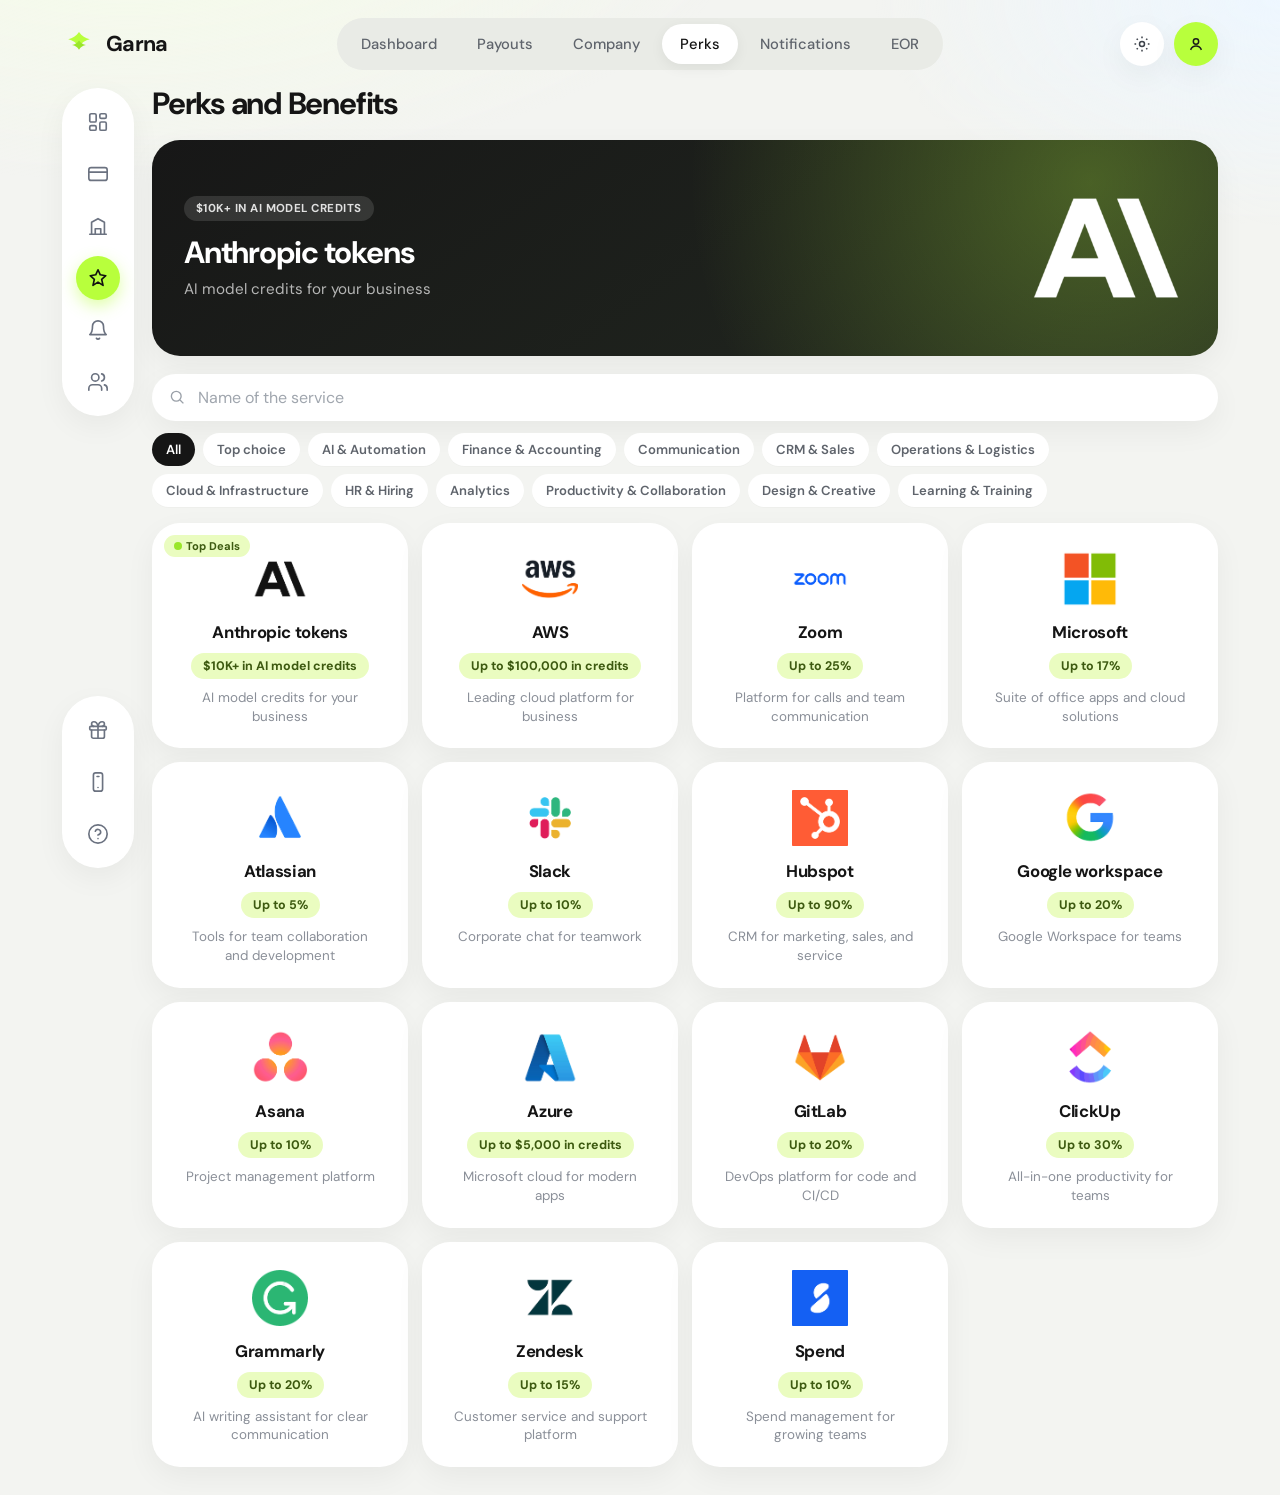
<file: perks.html>
<!DOCTYPE html>
<html lang="en">
<head>
  <meta charset="UTF-8" />
  <meta name="viewport" content="width=device-width, initial-scale=1.0" />
  <title>Garna — Perks and Benefits</title>
  <link rel="preconnect" href="https://fonts.googleapis.com" />
  <link rel="preconnect" href="https://fonts.gstatic.com" crossorigin />
  <link href="https://fonts.googleapis.com/css2?family=DM+Sans:ital,opsz,wght@0,9..40,400;0,9..40,500;0,9..40,600;0,9..40,700;1,9..40,400&display=swap" rel="stylesheet" />
  <link rel="stylesheet" href="styles.css" />
  <link rel="stylesheet" href="perks.css" />
</head>
<body>
  <div class="app">
    <header class="topbar">
      <a class="brand" href="index.html">
        <span class="brand-mark" aria-hidden="true">
          <svg viewBox="0 0 32 32" fill="none">
            <path d="M16 4c2.8 4.2 6.4 6.2 10.8 7.2-4.4 1-8 3-10.8 7.2C13.2 14.2 9.6 12.2 5.2 11.2 9.6 10.2 13.2 8.2 16 4z" fill="var(--lime)"/>
            <path d="M16 12.5c1.8 2.7 4.1 4 7 4.6-2.9.6-5.2 1.9-7 4.6-1.8-2.7-4.1-4-7-4.6 2.9-.6 5.2-1.9 7-4.6z" fill="var(--lime-deep)"/>
          </svg>
        </span>
        <span class="brand-name">Garna</span>
      </a>

      <nav class="main-nav" aria-label="Primary">
        <a class="nav-item" href="index.html">Dashboard</a>
        <a class="nav-item" href="payouts.html">Payouts</a>
        <a class="nav-item" href="company.html">Company</a>
        <a class="nav-item is-active" href="perks.html">Perks</a>
        <a class="nav-item" href="notifications.html">Notifications</a>
        <a class="nav-item" href="eor.html">EOR</a>
      </nav>

      <div class="topbar-actions">
        <button class="icon-btn" type="button" aria-label="Settings">
          <svg viewBox="0 0 24 24" fill="none" stroke="currentColor" stroke-width="1.8">
            <circle cx="12" cy="12" r="3"/>
            <path d="M12 3v2M12 19v2M3 12h2M19 12h2M5.6 5.6l1.4 1.4M17 17l1.4 1.4M5.6 18.4l1.4-1.4M17 7l1.4-1.4"/>
          </svg>
        </button>
        <button class="avatar-btn" type="button" aria-label="Profile">
          <svg viewBox="0 0 24 24" fill="none" stroke="currentColor" stroke-width="1.8">
            <circle cx="12" cy="9" r="3.2"/>
            <path d="M5.5 19c1.4-3 3.7-4.5 6.5-4.5s5.1 1.5 6.5 4.5"/>
          </svg>
        </button>
      </div>
    </header>

    <div class="layout">
      <aside class="sidebar" aria-label="Sidebar">
        <div class="sidebar-pill">
          <a class="side-btn" href="index.html" aria-label="Dashboard" title="Dashboard">
            <svg viewBox="0 0 24 24" fill="none" stroke="currentColor" stroke-width="1.8" stroke-linecap="round" stroke-linejoin="round">
              <rect x="3" y="3" width="7" height="9" rx="1.5"/>
              <rect x="14" y="3" width="7" height="5" rx="1.5"/>
              <rect x="14" y="12" width="7" height="9" rx="1.5"/>
              <rect x="3" y="16" width="7" height="5" rx="1.5"/>
            </svg>
          </a>
          <a class="side-btn" href="payouts.html" aria-label="Payouts" title="Payouts">
            <svg viewBox="0 0 24 24" fill="none" stroke="currentColor" stroke-width="1.8" stroke-linecap="round" stroke-linejoin="round">
              <rect x="2" y="5" width="20" height="14" rx="2.5"/>
              <path d="M2 10h20"/>
            </svg>
          </a>
          <a class="side-btn" href="company.html" aria-label="Company" title="Company">
            <svg viewBox="0 0 24 24" fill="none" stroke="currentColor" stroke-width="1.8" stroke-linecap="round" stroke-linejoin="round">
              <path d="M3 21h18"/>
              <path d="M5 21V8l7-4 7 4v13"/>
              <path d="M9 21v-6h6v6"/>
            </svg>
          </a>
          <a class="side-btn is-active" href="perks.html" aria-label="Perks" title="Perks">
            <svg viewBox="0 0 24 24" fill="none" stroke="currentColor" stroke-width="1.8" stroke-linecap="round" stroke-linejoin="round">
              <path d="m12 3 2.5 5.5L20.5 9.5 16 13.5 17.5 20 12 16.5 6.5 20 8 13.5 3.5 9.5 9.5 8.5 12 3z"/>
            </svg>
          </a>
          <a class="side-btn" href="notifications.html" aria-label="Notifications" title="Notifications">
            <svg viewBox="0 0 24 24" fill="none" stroke="currentColor" stroke-width="1.8" stroke-linecap="round" stroke-linejoin="round">
              <path d="M6 8a6 6 0 0 1 12 0c0 7 3 9 3 9H3s3-2 3-9"/>
              <path d="M10.3 21a1.94 1.94 0 0 0 3.4 0"/>
            </svg>
          </a>
          <a class="side-btn" href="eor.html" aria-label="EOR Employees" title="EOR Employees">
            <svg viewBox="0 0 24 24" fill="none" stroke="currentColor" stroke-width="1.8" stroke-linecap="round" stroke-linejoin="round">
              <path d="M16 21v-2a4 4 0 0 0-4-4H6a4 4 0 0 0-4 4v2"/>
              <circle cx="9" cy="7" r="4"/>
              <path d="M22 21v-2a4 4 0 0 0-3-3.87"/>
              <path d="M16 3.13a4 4 0 0 1 0 7.75"/>
            </svg>
          </a>
        </div>

        <div class="sidebar-pill sidebar-pill--bottom">
          <a class="side-btn" href="#referral" aria-label="Referral rewards" title="Get 10% of our income">
            <svg viewBox="0 0 24 24" fill="none" stroke="currentColor" stroke-width="1.8" stroke-linecap="round" stroke-linejoin="round">
              <rect x="3" y="8" width="18" height="4" rx="1"/>
              <path d="M12 8v13"/>
              <path d="M19 12v7a2 2 0 0 1-2 2H7a2 2 0 0 1-2-2v-7"/>
              <path d="M7.5 8a2.5 2.5 0 0 1 0-5C11 3 12 8 12 8s1-5 4.5-5a2.5 2.5 0 0 1 0 5"/>
            </svg>
          </a>
          <a class="side-btn" href="#download" aria-label="Download app" title="Download app">
            <svg viewBox="0 0 24 24" fill="none" stroke="currentColor" stroke-width="1.8" stroke-linecap="round" stroke-linejoin="round">
              <rect x="7" y="2" width="10" height="20" rx="2.5"/>
              <path d="M11 6h2"/>
              <path d="M12 18h.01"/>
            </svg>
          </a>
          <button class="side-btn" type="button" aria-label="Help" title="Help">
            <svg viewBox="0 0 24 24" fill="none" stroke="currentColor" stroke-width="1.8" stroke-linecap="round" stroke-linejoin="round">
              <circle cx="12" cy="12" r="10"/>
              <path d="M9.09 9a3 3 0 0 1 5.83 1c0 2-3 3-3 3"/>
              <path d="M12 17h.01"/>
            </svg>
          </button>
        </div>
      </aside>

      <main class="main">
        <div class="page-header page-header--perks">
          <div>
            <h1>Perks and Benefits</h1>
          </div>
        </div>

        <section class="card perks-hero">
          <div class="perks-hero-copy">
            <span class="perks-hero-tag">$10K+ in AI model credits</span>
            <h2>Anthropic tokens</h2>
            <p>AI model credits for your business</p>
          </div>
          <img class="perks-hero-mark" src="assets/logos/anthropic-hero.png" alt="" />
        </section>

        <div class="perks-toolbar">
          <label class="search perks-search">
            <svg viewBox="0 0 24 24" fill="none" stroke="currentColor" stroke-width="1.8">
              <circle cx="11" cy="11" r="6.5"/>
              <path d="M16 16l4.5 4.5"/>
            </svg>
            <input type="search" id="perksSearch" placeholder="Name of the service" />
          </label>

          <div class="perks-filters" role="tablist" aria-label="Categories">
            <button class="perk-filter is-active" type="button" data-filter="all">All</button>
            <button class="perk-filter" type="button" data-filter="top">Top choice</button>
            <button class="perk-filter" type="button" data-filter="ai">AI &amp; Automation</button>
            <button class="perk-filter" type="button" data-filter="finance">Finance &amp; Accounting</button>
            <button class="perk-filter" type="button" data-filter="communication">Communication</button>
            <button class="perk-filter" type="button" data-filter="crm">CRM &amp; Sales</button>
            <button class="perk-filter" type="button" data-filter="ops">Operations &amp; Logistics</button>
            <button class="perk-filter" type="button" data-filter="cloud">Cloud &amp; Infrastructure</button>
            <button class="perk-filter" type="button" data-filter="hr">HR &amp; Hiring</button>
            <button class="perk-filter" type="button" data-filter="analytics">Analytics</button>
            <button class="perk-filter" type="button" data-filter="productivity">Productivity &amp; Collaboration</button>
            <button class="perk-filter" type="button" data-filter="design">Design &amp; Creative</button>
            <button class="perk-filter" type="button" data-filter="learning">Learning &amp; Training</button>
          </div>
        </div>

        <div class="perks-grid" id="perksGrid">
          <a class="card perk-card" href="#anthropic" data-name="anthropic tokens" data-cats="top ai">
            <span class="perk-top-deal">Top Deals</span>
            <img class="perk-logo" src="assets/logos/anthropic.png" alt="" />
            <h3>Anthropic tokens</h3>
            <span class="perk-offer">$10K+ in AI model credits</span>
            <p>AI model credits for your business</p>
          </a>

          <a class="card perk-card" href="#aws" data-name="aws" data-cats="top cloud">
            <img class="perk-logo" src="assets/logos/aws.png" alt="" />
            <h3>AWS</h3>
            <span class="perk-offer">Up to $100,000 in credits</span>
            <p>Leading cloud platform for business</p>
          </a>

          <a class="card perk-card" href="#zoom" data-name="zoom" data-cats="communication">
            <img class="perk-logo" src="assets/logos/zoom.png" alt="" />
            <h3>Zoom</h3>
            <span class="perk-offer">Up to 25%</span>
            <p>Platform for calls and team communication</p>
          </a>

          <a class="card perk-card" href="#microsoft" data-name="microsoft" data-cats="productivity">
            <img class="perk-logo" src="assets/logos/microsoft.png" alt="" />
            <h3>Microsoft</h3>
            <span class="perk-offer">Up to 17%</span>
            <p>Suite of office apps and cloud solutions</p>
          </a>

          <a class="card perk-card" href="#atlassian" data-name="atlassian" data-cats="productivity">
            <img class="perk-logo" src="assets/logos/atlassian.png" alt="" />
            <h3>Atlassian</h3>
            <span class="perk-offer">Up to 5%</span>
            <p>Tools for team collaboration and development</p>
          </a>

          <a class="card perk-card" href="#slack" data-name="slack" data-cats="communication">
            <img class="perk-logo" src="assets/logos/slack.png" alt="" />
            <h3>Slack</h3>
            <span class="perk-offer">Up to 10%</span>
            <p>Corporate chat for teamwork</p>
          </a>

          <a class="card perk-card" href="#hubspot" data-name="hubspot" data-cats="crm">
            <img class="perk-logo" src="assets/logos/hubspot.png" alt="" />
            <h3>Hubspot</h3>
            <span class="perk-offer">Up to 90%</span>
            <p>CRM for marketing, sales, and service</p>
          </a>

          <a class="card perk-card" href="#google" data-name="google workspace" data-cats="productivity">
            <img class="perk-logo" src="assets/logos/google.png" alt="" />
            <h3>Google workspace</h3>
            <span class="perk-offer">Up to 20%</span>
            <p>Google Workspace for teams</p>
          </a>

          <a class="card perk-card" href="#asana" data-name="asana" data-cats="productivity">
            <img class="perk-logo" src="assets/logos/asana.png" alt="" />
            <h3>Asana</h3>
            <span class="perk-offer">Up to 10%</span>
            <p>Project management platform</p>
          </a>

          <a class="card perk-card" href="#azure" data-name="azure" data-cats="cloud">
            <img class="perk-logo" src="assets/logos/azure.png" alt="" />
            <h3>Azure</h3>
            <span class="perk-offer">Up to $5,000 in credits</span>
            <p>Microsoft cloud for modern apps</p>
          </a>

          <a class="card perk-card" href="#gitlab" data-name="gitlab" data-cats="productivity">
            <img class="perk-logo" src="assets/logos/gitlab.png" alt="" />
            <h3>GitLab</h3>
            <span class="perk-offer">Up to 20%</span>
            <p>DevOps platform for code and CI/CD</p>
          </a>

          <a class="card perk-card" href="#clickup" data-name="clickup" data-cats="productivity">
            <img class="perk-logo" src="assets/logos/clickup.png" alt="" />
            <h3>ClickUp</h3>
            <span class="perk-offer">Up to 30%</span>
            <p>All-in-one productivity for teams</p>
          </a>

          <a class="card perk-card" href="#grammarly" data-name="grammarly" data-cats="ai learning">
            <img class="perk-logo" src="assets/logos/grammarly.png" alt="" />
            <h3>Grammarly</h3>
            <span class="perk-offer">Up to 20%</span>
            <p>AI writing assistant for clear communication</p>
          </a>

          <a class="card perk-card" href="#zendesk" data-name="zendesk" data-cats="crm">
            <img class="perk-logo" src="assets/logos/zendesk.png" alt="" />
            <h3>Zendesk</h3>
            <span class="perk-offer">Up to 15%</span>
            <p>Customer service and support platform</p>
          </a>

          <a class="card perk-card" href="#spend" data-name="spend" data-cats="finance">
            <img class="perk-logo" src="assets/logos/spend.png" alt="" />
            <h3>Spend</h3>
            <span class="perk-offer">Up to 10%</span>
            <p>Spend management for growing teams</p>
          </a>
        </div>

        <p class="perks-empty" id="perksEmpty" hidden>No services match your search.</p>
      </main>
    </div>
  </div>

  <script src="perks.js"></script>
</body>
</html>
</file>
<file: styles.css>
:root {
  --bg: #f3f4f1;
  --surface: #ffffff;
  --ink: #151515;
  --muted: #8a8f98;
  --line: #eceeea;
  /* Primary + derivatives */
  --lime: #B8FF3C;
  --lime-rgb: 184, 255, 60;
  --lime-deep: #9ae62a;
  --lime-mid: #d8f5a2;
  --lime-soft: #eafcc0;
  --lime-wash: #f7ffe8;
  --lime-ink: #3d5a10;
  --lime-ink-strong: #2a321c;
  --lime-dark: #222820;
  --lime-glow: rgba(var(--lime-rgb), 0.35);
  --lime-glow-strong: rgba(var(--lime-rgb), 0.45);
  --lime-gradient: linear-gradient(135deg, var(--lime-mid) 0%, var(--lime) 45%, var(--lime-deep) 100%);
  --lime-gradient-soft: linear-gradient(145deg, var(--lime-mid), var(--lime));
  --up: #2fbf6b;
  --down: #ef5b5b;
  --shadow: 0 10px 30px rgba(20, 24, 18, 0.05);
  --radius-xl: 28px;
  --radius-lg: 22px;
  --radius-md: 16px;
  --radius-pill: 999px;
  --font: "DM Sans", system-ui, sans-serif;
}

*,
*::before,
*::after {
  box-sizing: border-box;
}

html,
body {
  margin: 0;
  min-height: 100%;
  font-family: var(--font);
  color: var(--ink);
  background:
    radial-gradient(1200px 600px at 10% -10%, var(--lime-wash) 0%, transparent 55%),
    radial-gradient(900px 500px at 100% 0%, #eef7ff 0%, transparent 45%),
    var(--bg);
  -webkit-font-smoothing: antialiased;
}

button,
input {
  font: inherit;
}

button {
  cursor: pointer;
  border: none;
  background: none;
}

h1,
h2,
h3,
p {
  margin: 0;
}

.app {
  max-width: 1200px;
  margin: 0 auto;
  padding: 18px 22px 28px;
}

/* Top bar */
.topbar {
  display: grid;
  grid-template-columns: 1fr auto 1fr;
  align-items: center;
  gap: 16px;
  margin-bottom: 18px;
}

.brand {
  display: inline-flex;
  align-items: center;
  gap: 10px;
  text-decoration: none;
  color: var(--ink);
  width: fit-content;
}

.brand-mark {
  width: 34px;
  height: 34px;
  display: grid;
  place-items: center;
}

.brand-mark svg {
  width: 32px;
  height: 32px;
}

.brand-name {
  font-size: 1.35rem;
  font-weight: 700;
  letter-spacing: -0.03em;
}

.main-nav {
  display: flex;
  align-items: center;
  gap: 4px;
  padding: 6px;
  background: #e9ebe6;
  border-radius: var(--radius-pill);
}

.nav-item {
  text-decoration: none;
  color: #5f646c;
  font-size: 0.92rem;
  font-weight: 500;
  padding: 10px 18px;
  border-radius: var(--radius-pill);
  transition: background 0.2s ease, color 0.2s ease, transform 0.2s ease;
}

.nav-item:hover {
  color: var(--ink);
}

.nav-item.is-active {
  background: var(--surface);
  color: var(--ink);
  box-shadow: 0 4px 14px rgba(0, 0, 0, 0.06);
}

.topbar-actions {
  display: flex;
  justify-content: flex-end;
  align-items: center;
  gap: 10px;
}

.icon-btn,
.avatar-btn {
  width: 44px;
  height: 44px;
  border-radius: 50%;
  background: var(--surface);
  color: #3d424a;
  display: grid;
  place-items: center;
  box-shadow: var(--shadow);
  position: relative;
  transition: transform 0.2s ease, background 0.2s ease;
  text-decoration: none;
}

.icon-btn:hover,
.avatar-btn:hover {
  transform: translateY(-1px);
}

.icon-btn svg,
.avatar-btn svg {
  width: 20px;
  height: 20px;
}

.badge-dot {
  position: absolute;
  top: 11px;
  right: 12px;
  width: 8px;
  height: 8px;
  border-radius: 50%;
  background: #ff3b3b;
  border: 2px solid var(--surface);
}

.avatar-btn {
  background: var(--lime);
  color: #1a1a1a;
}

/* Layout */
.layout {
  display: grid;
  grid-template-columns: 72px minmax(0, 1fr);
  gap: 18px;
  align-items: start;
}

/* Sidebar */
.sidebar {
  display: flex;
  flex-direction: column;
  justify-content: space-between;
  min-height: calc(100vh - 120px);
  position: sticky;
  top: 18px;
}

.sidebar-pill {
  display: flex;
  flex-direction: column;
  align-items: center;
  gap: 8px;
  padding: 12px 10px;
  background: var(--surface);
  border-radius: var(--radius-pill);
  box-shadow: var(--shadow);
}

.sidebar-pill--bottom {
  margin-top: 16px;
}

.side-btn {
  width: 44px;
  height: 44px;
  border-radius: 50%;
  color: #6b7280;
  display: grid;
  place-items: center;
  text-decoration: none;
  transition: background 0.2s ease, color 0.2s ease, transform 0.2s ease;
}

.side-btn svg {
  width: 22px;
  height: 22px;
  overflow: visible;
}

.side-btn:hover {
  background: #f3f5f0;
  color: var(--ink);
}

.side-btn.is-active {
  background: var(--lime);
  color: #111;
  box-shadow: 0 6px 16px var(--lime-glow-strong);
}

/* Main */
.main {
  min-width: 0;
}

.page-header {
  display: flex;
  justify-content: space-between;
  align-items: flex-start;
  gap: 20px;
  margin-bottom: 18px;
}

.page-header h1 {
  font-size: clamp(1.8rem, 2.4vw, 2.35rem);
  letter-spacing: -0.04em;
  font-weight: 700;
  line-height: 1.1;
}

.page-header p {
  margin-top: 8px;
  color: var(--muted);
  font-size: 0.95rem;
  max-width: 420px;
}

.search {
  display: flex;
  align-items: center;
  gap: 10px;
  min-width: 260px;
  background: var(--surface);
  border-radius: var(--radius-pill);
  padding: 12px 16px;
  box-shadow: var(--shadow);
}

.search svg {
  width: 18px;
  height: 18px;
  color: #9aa0a8;
  flex-shrink: 0;
}

.search input {
  border: 0;
  outline: 0;
  width: 100%;
  background: transparent;
  color: var(--ink);
}

.search input::placeholder {
  color: #a0a6ae;
}

.main-grid {
  display: grid;
  grid-template-columns: 1.15fr 1fr;
  gap: 16px;
}

.card {
  background: var(--surface);
  border-radius: var(--radius-xl);
  box-shadow: var(--shadow);
  padding: 22px;
}

.card-head {
  display: flex;
  align-items: center;
  justify-content: space-between;
  margin-bottom: 28px;
}

.card-head h2,
.chart-title-row h2,
.section-head h3 {
  font-size: 1.05rem;
  font-weight: 700;
  letter-spacing: -0.02em;
}

.wallet-card {
  min-height: 280px;
  display: flex;
  flex-direction: column;
}

.wallet-balance {
  display: flex;
  flex-direction: column;
  gap: 6px;
  margin-bottom: auto;
}

.wallet-amount {
  font-size: clamp(2rem, 3vw, 2.7rem);
  font-weight: 700;
  letter-spacing: -0.045em;
  line-height: 1;
}

.wallet-amount small {
  font-size: 0.45em;
  font-weight: 600;
  color: #6b7280;
  margin-left: 4px;
}

.wallet-label {
  color: var(--muted);
  font-size: 0.92rem;
}

.wallet-accounts {
  display: grid;
  grid-template-columns: 1fr 1fr;
  gap: 12px;
  margin-top: 28px;
}

.account-block {
  display: flex;
  flex-direction: column;
  padding: 16px 18px;
  border-radius: 18px;
  background: #f5f5f5;
  color: #111;
  text-align: left;
}

.account-block-top {
  display: flex;
  align-items: center;
  gap: 10px;
  margin-bottom: 18px;
}

.account-flag {
  width: 28px;
  height: 28px;
  border-radius: 50%;
  display: block;
  flex-shrink: 0;
  overflow: hidden;
}

.account-flag svg {
  display: block;
  width: 100%;
  height: 100%;
}

.account-code {
  font-size: 0.95rem;
  font-weight: 500;
  color: #111;
}

.account-menu {
  margin-left: auto;
  width: 28px;
  height: 28px;
  border-radius: 8px;
  color: #9ca3af;
  display: grid;
  place-items: center;
  flex-shrink: 0;
}

.account-menu:hover {
  background: rgba(0, 0, 0, 0.05);
  color: #111;
}

.account-balance {
  font-size: 1.45rem;
  font-weight: 700;
  letter-spacing: -0.03em;
  line-height: 1.15;
  color: #111;
  margin-bottom: 14px;
}

.account-status {
  font-size: 0.9rem;
  font-weight: 500;
  color: #22c55e;
}

.stats-grid {
  display: grid;
  grid-template-columns: 1fr 1fr;
  gap: 14px;
}

.stat-card {
  padding: 18px 18px 16px;
  min-height: 132px;
  display: flex;
  flex-direction: column;
  justify-content: space-between;
  text-decoration: none;
  color: inherit;
  transition: transform 0.25s ease;
}

.stat-card:hover,
a.stat-card:hover {
  transform: translateY(-3px);
}

a.template-card {
  text-decoration: none;
  color: inherit;
}

a.link-btn {
  text-decoration: none;
}

a.btn {
  text-decoration: none;
}

.stat-top {
  display: flex;
  justify-content: space-between;
  align-items: center;
  gap: 8px;
  color: var(--muted);
  font-size: 0.9rem;
}

.stat-card strong {
  font-size: 1.55rem;
  letter-spacing: -0.035em;
  font-weight: 700;
}

.stat-link {
  color: inherit;
  text-decoration: none;
}

.stat-link:hover {
  color: var(--lime-ink);
}

.trend {
  font-size: 0.78rem;
  font-weight: 700;
  padding: 4px 8px;
  border-radius: var(--radius-pill);
}

.trend-up {
  color: var(--up);
  background: rgba(47, 191, 107, 0.12);
}

.trend-down {
  color: var(--down);
  background: rgba(239, 91, 91, 0.12);
}

.chart-card {
  grid-column: 1 / -1;
  padding-bottom: 18px;
}

.chart-head {
  display: flex;
  justify-content: space-between;
  align-items: flex-start;
  gap: 16px;
  margin-bottom: 8px;
}

.chart-title-row {
  display: flex;
  align-items: center;
  gap: 12px;
}

.select-btn {
  display: inline-flex;
  align-items: center;
  gap: 4px;
  padding: 6px 10px;
  border-radius: var(--radius-pill);
  background: #f3f5f0;
  color: #4b515a;
  font-size: 0.82rem;
  font-weight: 600;
}

.select-btn svg {
  width: 14px;
  height: 14px;
}

.chart-total {
  margin-top: 8px;
  font-size: 1.85rem;
  font-weight: 700;
  letter-spacing: -0.04em;
}

.segmented {
  display: flex;
  gap: 4px;
  padding: 5px;
  background: #eceee9;
  border-radius: var(--radius-pill);
}

.seg-btn {
  padding: 9px 16px;
  border-radius: var(--radius-pill);
  color: #5f646c;
  font-size: 0.86rem;
  font-weight: 600;
  transition: background 0.2s ease, color 0.2s ease;
}

.seg-btn.is-active {
  background: #171717;
  color: #fff;
}

.chart-wrap {
  position: relative;
  height: 240px;
  margin-top: 8px;
}

.chart-tooltip {
  position: absolute;
  top: 18px;
  left: 58.5%;
  transform: translateX(-50%);
  background: #151515;
  color: #fff;
  font-size: 0.82rem;
  font-weight: 600;
  padding: 8px 12px;
  border-radius: 10px;
  pointer-events: none;
  opacity: 0;
  transition: opacity 0.2s ease, left 0.25s ease;
  z-index: 2;
  white-space: nowrap;
}

.chart-tooltip.is-visible {
  opacity: 1;
}

.chart-tooltip::after {
  content: "";
  position: absolute;
  left: 50%;
  bottom: -5px;
  transform: translateX(-50%);
  border-left: 5px solid transparent;
  border-right: 5px solid transparent;
  border-top: 5px solid #151515;
}

.chart-labels {
  display: grid;
  grid-template-columns: repeat(12, 1fr);
  gap: 8px;
  margin-top: 8px;
  padding: 0 8px 0 8px;
}

.chart-labels span {
  text-align: center;
  color: #9aa0a8;
  font-size: 0.78rem;
  font-weight: 500;
}

.chart-labels span.is-active {
  color: var(--ink);
  font-weight: 700;
}

/* Shared section headers / avatar rows */

.section-head {
  display: flex;
  justify-content: space-between;
  align-items: center;
  margin-bottom: 14px;
}

.link-btn {
  color: var(--muted);
  font-size: 0.84rem;
  font-weight: 500;
}

.link-btn:hover {
  color: var(--ink);
}

.avatars {
  display: flex;
  align-items: center;
  gap: 10px;
}

.person {
  width: 48px;
  height: 48px;
  border-radius: 50%;
  overflow: hidden;
  padding: 0;
  background: var(--bg, #e8efe0);
  transition: transform 0.2s ease;
}

.person:hover {
  transform: scale(1.06);
}

.person img {
  width: 100%;
  height: 100%;
  object-fit: cover;
  display: block;
}

.add-person {
  background: var(--surface);
  border: 1.5px dashed #c9cdc4;
  color: #6b7280;
  font-size: 1.4rem;
  font-weight: 400;
  display: grid;
  place-items: center;
}

.btn {
  display: inline-flex;
  align-items: center;
  justify-content: center;
  border-radius: var(--radius-pill);
  font-weight: 700;
  transition: transform 0.2s ease, box-shadow 0.2s ease, background 0.2s ease;
}

.btn:hover {
  transform: translateY(-1px);
}

.btn-sm {
  padding: 9px 14px;
  font-size: 0.82rem;
}

.btn-lg {
  padding: 14px 18px;
  font-size: 0.95rem;
}

.btn-block {
  width: 100%;
  padding: 14px 18px;
  font-size: 0.95rem;
}

.btn-lime {
  background: var(--lime);
  color: var(--ink);
  box-shadow: 0 8px 20px var(--lime-glow);
}

.btn-lime:hover {
  background: var(--lime-deep);
}

.btn-ghost {
  background: var(--surface);
  color: var(--ink);
  border: 1.5px solid #e2e5df;
}

/* Motion */
@keyframes rise-in {
  from {
    opacity: 0;
    transform: translateY(10px);
  }
  to {
    opacity: 1;
    transform: translateY(0);
  }
}

.wallet-card,
.stat-card,
.chart-card {
  animation: rise-in 0.55s ease both;
}

.stat-card:nth-child(2) { animation-delay: 0.05s; }
.stat-card:nth-child(3) { animation-delay: 0.1s; }
.stat-card:nth-child(4) { animation-delay: 0.15s; }
.chart-card { animation-delay: 0.18s; }

/* Responsive */
@media (max-width: 900px) {
  .topbar {
    grid-template-columns: 1fr auto;
    row-gap: 12px;
  }

  .main-nav {
    grid-column: 1 / -1;
    order: 3;
    overflow-x: visible;
    width: 100%;
    flex-wrap: wrap;
  }

  .layout {
    grid-template-columns: 1fr;
  }

  .sidebar {
    flex-direction: column;
    min-height: auto;
    position: static;
    gap: 10px;
  }

  .sidebar-pill {
    flex-direction: row;
    width: 100%;
    justify-content: flex-start;
    flex-wrap: wrap;
    gap: 6px;
    border-radius: var(--radius-pill);
    padding: 8px 12px;
  }

  .sidebar-pill--bottom {
    display: flex;
    margin-top: 0;
  }

  .main-nav {
    flex-wrap: wrap;
    overflow-x: visible;
  }

  .nav-item {
    padding: 9px 14px;
    font-size: 0.86rem;
  }

  .main-grid {
    grid-template-columns: 1fr;
  }

  .page-header {
    flex-direction: column;
  }

  .search {
    width: 100%;
    min-width: 0;
  }

  .chart-head {
    flex-direction: column;
  }
}

@media (max-width: 560px) {
  .app {
    padding: 12px;
  }

  .wallet-accounts {
    grid-template-columns: 1fr;
  }

  .stats-grid {
    grid-template-columns: 1fr;
  }

  .avatars {
    flex-wrap: wrap;
  }

  .segmented {
    width: 100%;
    overflow-x: auto;
  }
}
</file>
<file: company.css>
/* Company — bento layout */

.company-grid {
  grid-template-columns: 1fr;
  align-items: stretch;
}

.company-top {
  display: flex;
  flex-direction: column;
  gap: 14px;
}

.company-row {
  display: grid;
  grid-template-columns: 2fr 1fr 1fr;
  gap: 14px;
  align-items: stretch;
}

.invite-card {
  display: flex;
  flex-direction: column;
  justify-content: space-between;
  min-height: 0;
  height: 100%;
  padding: 18px;
  text-decoration: none;
  color: inherit;
  transition: transform 0.25s ease;
}

.invite-card:hover {
  transform: translateY(-3px);
}

.invite-card--dark {
  background:
    radial-gradient(circle at 90% 10%, rgba(var(--lime-rgb), 0.22), transparent 40%),
    linear-gradient(145deg, #171717 0%, var(--lime-dark) 100%);
  color: #fff;
}

.invite-card h2 {
  font-size: 1.2rem;
  letter-spacing: -0.03em;
  margin: 0 0 6px;
}

.invite-card p {
  color: var(--muted);
  font-size: 0.88rem;
  line-height: 1.4;
  margin: 0;
}

.invite-card--dark p {
  color: rgba(255, 255, 255, 0.7);
}

.invite-icon {
  width: 44px;
  height: 44px;
  border-radius: 14px;
  display: grid;
  place-items: center;
  flex-shrink: 0;
}

.invite-icon svg {
  width: 20px;
  height: 20px;
}

.invite-icon--mail {
  background: var(--lime);
  color: var(--ink);
}

.invite-icon--csv {
  background: var(--lime-mid);
  color: var(--lime-ink-strong);
}

.company-row .stat-card {
  height: 100%;
  min-height: 132px;
  padding: 18px 18px 16px;
  box-sizing: border-box;
}

.directory-card {
  grid-column: 1 / -1;
  padding: 18px;
}

.directory-toolbar {
  display: flex;
  align-items: center;
  justify-content: space-between;
  gap: 12px;
  flex-wrap: wrap;
  margin-bottom: 14px;
}

.directory-search {
  flex: 1;
  min-width: 220px;
  max-width: 420px;
}

.list-tabs .seg-btn.is-active {
  background: var(--ink);
  color: #fff;
}

.contractor-grid {
  display: grid;
  grid-template-columns: 1fr 1fr;
  gap: 10px;
}

.contractor-card {
  display: grid;
  grid-template-columns: auto 1fr;
  gap: 12px;
  align-items: center;
  padding: 14px;
  border-radius: 18px;
  background: #f7f8f5;
  text-align: left;
  transition: background 0.2s ease, transform 0.2s ease, box-shadow 0.2s ease;
}

.contractor-card:hover {
  background: #f0f2ec;
  transform: translateY(-1px);
}

.contractor-card.is-selected {
  background: var(--surface);
  box-shadow: 0 0 0 2px var(--lime), var(--shadow);
}

.contractor-avatar {
  width: 44px;
  height: 44px;
  border-radius: 50%;
  display: grid;
  place-items: center;
  background: var(--lime-soft);
  color: var(--lime-ink);
  font-size: 0.78rem;
  font-weight: 800;
  flex-shrink: 0;
}

.contractor-avatar.av-a { background: #e8f0ff; color: #1f4db8; }
.contractor-avatar.av-b { background: #efe8ff; color: #6b4bc4; }
.contractor-avatar.av-c { background: #ffe8e8; color: #c44b4b; }
.contractor-avatar.av-d { background: #e8fff4; color: #1f8a5a; }

.contractor-body {
  min-width: 0;
  display: flex;
  flex-direction: column;
  gap: 4px;
}

.contractor-name-row {
  display: flex;
  align-items: center;
  gap: 8px;
  flex-wrap: wrap;
}

.contractor-name-row strong {
  font-size: 0.92rem;
  font-weight: 700;
}

.contractor-meta {
  color: var(--muted);
  font-size: 0.78rem;
  white-space: nowrap;
  overflow: hidden;
  text-overflow: ellipsis;
}

.role-pill {
  display: inline-flex;
  padding: 3px 9px;
  border-radius: var(--radius-pill);
  background: #efe8ff;
  color: #6b4bc4;
  font-size: 0.7rem;
  font-weight: 700;
}

.role-pill--pending {
  background: rgba(239, 91, 91, 0.12);
  color: var(--down);
}

@media (max-width: 900px) {
  .company-row {
    grid-template-columns: 1fr 1fr;
  }

  .company-row .invite-card {
    grid-column: 1 / -1;
  }

  .company-row .stat-card {
    width: 100%;
    height: auto;
    min-height: 132px;
  }

  .contractor-grid {
    grid-template-columns: 1fr;
  }
}
</file>
<file: eor.css>
/* EOR Employees */

.eor-actions {
  display: grid;
  grid-template-columns: repeat(3, 1fr);
  gap: 14px;
  margin-bottom: 14px;
}

.eor-action {
  display: flex;
  flex-direction: column;
  align-items: flex-start;
  gap: 10px;
  padding: 20px;
  text-decoration: none;
  color: inherit;
  transition: transform 0.25s ease;
}

.eor-action:hover {
  transform: translateY(-3px);
}

.eor-action-icon {
  width: 44px;
  height: 44px;
  border-radius: 14px;
  display: grid;
  place-items: center;
}

.eor-action-icon svg {
  width: 20px;
  height: 20px;
}

.eor-action-icon--calc {
  background: #efe8ff;
  color: #6b4bc4;
}

.eor-action-icon--plus {
  background: var(--lime-soft);
  color: var(--lime-ink);
}

.eor-action-icon--billing {
  background: #e8f0ff;
  color: #1f4db8;
}

.eor-action h2 {
  font-size: 1.05rem;
  letter-spacing: -0.02em;
}

.eor-action p {
  color: var(--muted);
  font-size: 0.88rem;
  line-height: 1.4;
  margin: 0;
}

.eor-map-card {
  padding: 22px;
  margin-bottom: 14px;
}

.eor-map-head {
  margin-bottom: 16px;
}

.eor-map-head h2 {
  font-size: 1.15rem;
  letter-spacing: -0.02em;
  margin-bottom: 6px;
}

.eor-map-head p {
  color: var(--muted);
  font-size: 0.9rem;
  margin: 0;
}

.eor-map-stage {
  position: relative;
  overflow: hidden;
  border-radius: 20px;
  background: var(--surface);
  min-height: 360px;
  border: 1px solid var(--line);
  cursor: grab;
  touch-action: none;
  user-select: none;
}

.eor-map-stage.is-panning {
  cursor: grabbing;
}

.eor-map-stage.is-panning .eor-country,
.eor-map-stage.is-panning .eor-country path {
  pointer-events: none;
}

.eor-map-viewport {
  width: 100%;
  height: 420px;
  display: grid;
  place-items: center;
  overflow: hidden;
}

.eor-map {
  width: 100%;
  height: 100%;
  display: block;
  shape-rendering: geometricPrecision;
  text-rendering: geometricPrecision;
}

.eor-map-error {
  color: var(--muted);
  font-size: 0.9rem;
}

.eor-country,
.eor-country path {
  fill: #dde0d8;
  stroke: none;
  transition: fill 0.15s ease;
  cursor: pointer;
}

.eor-country.is-available,
.eor-country.is-available path {
  fill: var(--lime-soft);
}

.eor-country.is-available:hover,
.eor-country.is-available.is-active,
.eor-country.is-available:hover path,
.eor-country.is-available.is-active path {
  fill: var(--lime);
}

.eor-country:not(.is-available):hover,
.eor-country:not(.is-available).is-active,
.eor-country:not(.is-available):hover path,
.eor-country:not(.is-available).is-active path {
  fill: var(--muted);
}

.eor-map-tooltip {
  position: absolute;
  z-index: 3;
  padding: 8px 12px;
  border-radius: 10px;
  background: #151515;
  color: #fff;
  font-size: 0.84rem;
  font-weight: 600;
  pointer-events: none;
  white-space: nowrap;
  transform: translate(-50%, -120%);
}

.eor-map-tooltip::after {
  content: "";
  position: absolute;
  left: 50%;
  bottom: -5px;
  transform: translateX(-50%);
  border-left: 5px solid transparent;
  border-right: 5px solid transparent;
  border-top: 5px solid #151515;
}

.eor-map-zoom {
  position: absolute;
  left: 14px;
  bottom: 14px;
  display: flex;
  flex-direction: column;
  gap: 8px;
}

.eor-map-zoom button {
  width: 40px;
  height: 40px;
  border-radius: 50%;
  background: var(--surface);
  color: var(--ink);
  box-shadow: var(--shadow);
  font-size: 1.25rem;
  font-weight: 600;
  line-height: 1;
}

.eor-map-zoom button:hover {
  background: #f3f5f0;
}

.eor-country-panel {
  display: flex;
  flex-wrap: wrap;
  align-items: center;
  gap: 10px 14px;
  margin-top: 14px;
  padding: 14px 16px;
  border-radius: 16px;
  background: #f7f8f5;
}

.eor-country-panel[hidden] {
  display: none;
}

.eor-country-panel strong {
  font-size: 1rem;
}

.eor-country-status {
  display: inline-flex;
  padding: 4px 10px;
  border-radius: var(--radius-pill);
  font-size: 0.76rem;
  font-weight: 700;
}

.eor-country-status.is-yes {
  background: var(--lime-soft);
  color: var(--lime-ink);
}

.eor-country-status.is-no {
  background: rgba(239, 91, 91, 0.12);
  color: var(--down);
}

.eor-country-panel p {
  flex-basis: 100%;
  margin: 0;
  color: var(--muted);
  font-size: 0.88rem;
}

.eor-benefits {
  display: grid;
  grid-template-columns: 1fr 1fr;
  gap: 18px 24px;
  padding: 22px;
}

.eor-benefit {
  display: grid;
  grid-template-columns: auto 1fr;
  gap: 14px;
  align-items: start;
}

.eor-benefit-icon {
  width: 44px;
  height: 44px;
  border-radius: 14px;
  display: grid;
  place-items: center;
}

.eor-benefit-icon svg {
  width: 20px;
  height: 20px;
}

.eor-benefit-icon--a {
  background: #e8f0ff;
  color: #1f4db8;
}

.eor-benefit-icon--b {
  background: #efe8ff;
  color: #6b4bc4;
}

.eor-benefit-icon--c {
  background: #efe8ff;
  color: #6b4bc4;
}

.eor-benefit-icon--d {
  background: #e8f0ff;
  color: #1f4db8;
}

.eor-benefit h3 {
  font-size: 0.98rem;
  letter-spacing: -0.02em;
  margin-bottom: 6px;
}

.eor-benefit p {
  color: var(--muted);
  font-size: 0.88rem;
  line-height: 1.4;
  margin: 0;
}

@media (max-width: 900px) {
  .eor-actions {
    grid-template-columns: 1fr;
  }

  .eor-benefits {
    grid-template-columns: 1fr;
  }

  .eor-map-viewport {
    height: 280px;
  }
}
</file>
<file: notifications.css>
/* Notifications */

.page-header--notifs {
  align-items: center;
}

.notifs-heading {
  display: flex;
  align-items: center;
  gap: 16px;
  flex-wrap: wrap;
}

.notifs-tabs {
  display: flex;
  gap: 4px;
  padding: 4px;
  background: #e9ebe6;
  border-radius: var(--radius-pill);
}

.notifs-tab {
  display: inline-flex;
  align-items: center;
  gap: 6px;
  padding: 8px 14px;
  border-radius: var(--radius-pill);
  color: #5f646c;
  font-size: 0.88rem;
  font-weight: 600;
  transition: background 0.2s ease, color 0.2s ease, box-shadow 0.2s ease;
}

.notifs-tab.is-active {
  background: var(--surface);
  color: var(--ink);
  box-shadow: 0 4px 14px rgba(0, 0, 0, 0.06);
}

.notifs-count {
  display: inline-flex;
  min-width: 1.4em;
  justify-content: center;
  padding: 1px 7px;
  border-radius: var(--radius-pill);
  background: var(--lime-soft);
  color: var(--lime-ink);
  font-size: 0.78rem;
  font-weight: 700;
}

.notifs-list {
  display: flex;
  flex-direction: column;
  gap: 12px;
}

.notif-card {
  position: relative;
  display: grid;
  grid-template-columns: auto 1fr;
  gap: 16px;
  padding: 20px 22px;
  align-items: start;
}

.notif-card.is-hidden {
  display: none;
}

.notif-card[data-state="read"] {
  opacity: 0.72;
}

.notif-mark {
  position: absolute;
  top: 16px;
  right: 16px;
  width: 36px;
  height: 36px;
  border-radius: 50%;
  display: grid;
  place-items: center;
  background: var(--ink);
  color: #fff;
  opacity: 0;
  pointer-events: none;
  transform: scale(0.92);
  transition: opacity 0.2s ease, transform 0.2s ease, background 0.2s ease;
  z-index: 2;
}

.notif-mark svg {
  width: 16px;
  height: 16px;
}

.notif-card:hover .notif-mark,
.notif-card:focus-within .notif-mark {
  opacity: 1;
  pointer-events: auto;
  transform: scale(1);
}

.notif-mark:hover {
  background: #2a2a2a;
}

.notif-card[data-state="read"] .notif-mark {
  background: var(--lime);
  color: var(--ink);
}

.notif-icon {
  width: 44px;
  height: 44px;
  border-radius: 14px;
  display: grid;
  place-items: center;
  background: var(--lime-soft);
  color: var(--lime-ink);
  flex-shrink: 0;
}

.notif-icon svg {
  width: 22px;
  height: 22px;
}

.notif-body {
  min-width: 0;
  display: flex;
  flex-direction: column;
  align-items: flex-start;
  gap: 10px;
  padding-right: 44px;
}

.notif-meta {
  display: flex;
  justify-content: space-between;
  align-items: flex-start;
  gap: 16px;
  width: 100%;
}

.notif-meta h2 {
  font-size: 1.02rem;
  font-weight: 700;
  letter-spacing: -0.02em;
  line-height: 1.3;
}

.notif-meta time {
  flex-shrink: 0;
  color: var(--muted);
  font-size: 0.8rem;
  font-weight: 500;
  padding-top: 2px;
}

.notif-body > p {
  color: #5f646c;
  font-size: 0.9rem;
  line-height: 1.45;
  margin: 0;
}

.notif-body a {
  color: var(--lime-ink);
  font-weight: 600;
  text-decoration: none;
}

.notif-body a:hover {
  text-decoration: underline;
}

.notif-device {
  display: inline-flex;
  align-items: center;
  gap: 8px;
  color: var(--muted);
  font-size: 0.82rem;
}

.notif-device svg {
  width: 16px;
  height: 16px;
  flex-shrink: 0;
}

.notifs-empty {
  text-align: center;
  color: var(--muted);
  padding: 48px 16px;
  font-size: 0.95rem;
}

@media (max-width: 700px) {
  .page-header--notifs {
    flex-direction: column;
    align-items: stretch;
  }

  .notif-card {
    grid-template-columns: 1fr;
    gap: 12px;
  }

  .notif-meta {
    flex-direction: column;
    gap: 6px;
  }

  .notif-body {
    padding-right: 40px;
  }
}
</file>
<file: perks.css>
/* Perks and Benefits */

.page-header--perks {
  align-items: center;
}

.perks-hero {
  display: flex;
  align-items: center;
  justify-content: space-between;
  gap: 24px;
  padding: 28px 32px;
  margin-bottom: 18px;
  min-height: 148px;
  background:
    radial-gradient(circle at 88% 20%, rgba(var(--lime-rgb), 0.28), transparent 42%),
    linear-gradient(145deg, #171717 0%, var(--lime-dark) 100%);
  color: #fff;
  overflow: hidden;
}

.perks-hero-tag {
  display: inline-flex;
  padding: 5px 12px;
  border-radius: var(--radius-pill);
  background: rgba(255, 255, 255, 0.12);
  color: rgba(255, 255, 255, 0.85);
  font-size: 0.72rem;
  font-weight: 700;
  letter-spacing: 0.04em;
  text-transform: uppercase;
}

.perks-hero-copy h2 {
  margin: 12px 0 6px;
  font-size: clamp(1.6rem, 2.4vw, 2rem);
  letter-spacing: -0.04em;
}

.perks-hero-copy p {
  color: rgba(255, 255, 255, 0.68);
  font-size: 0.95rem;
}

.perks-hero-mark {
  flex-shrink: 0;
  width: clamp(110px, 16vw, 160px);
  height: auto;
  user-select: none;
}

.perks-toolbar {
  display: flex;
  flex-direction: column;
  gap: 12px;
  margin-bottom: 16px;
}

.perks-search {
  width: 100%;
  max-width: none;
  min-width: 0;
}

.perks-filters {
  display: flex;
  flex-wrap: wrap;
  gap: 8px;
}

.perk-filter {
  padding: 8px 14px;
  border-radius: var(--radius-pill);
  background: var(--surface);
  color: #5f646c;
  font-size: 0.82rem;
  font-weight: 600;
  box-shadow: 0 1px 0 rgba(0, 0, 0, 0.02);
  transition: background 0.2s ease, color 0.2s ease, box-shadow 0.2s ease;
}

.perk-filter:hover {
  color: var(--ink);
}

.perk-filter.is-active {
  background: var(--ink);
  color: #fff;
  box-shadow: none;
}

.perks-grid {
  display: grid;
  grid-template-columns: repeat(4, 1fr);
  gap: 14px;
}

.perk-card {
  position: relative;
  display: flex;
  flex-direction: column;
  align-items: center;
  text-align: center;
  gap: 10px;
  padding: 28px 18px 22px;
  text-decoration: none;
  color: inherit;
  transition: transform 0.25s ease, box-shadow 0.25s ease;
}

.perk-card:hover {
  transform: translateY(-3px);
}

.perk-card.is-hidden {
  display: none;
}

.perk-top-deal {
  position: absolute;
  top: 12px;
  left: 12px;
  display: inline-flex;
  align-items: center;
  gap: 4px;
  padding: 4px 10px;
  border-radius: var(--radius-pill);
  background: var(--lime-soft);
  color: var(--lime-ink);
  font-size: 0.7rem;
  font-weight: 700;
}

.perk-top-deal::before {
  content: "";
  width: 8px;
  height: 8px;
  border-radius: 50%;
  background: var(--lime-deep);
}

.perk-logo {
  width: 56px;
  height: 56px;
  object-fit: contain;
  margin-bottom: 4px;
}

.perk-card h3 {
  font-size: 1.05rem;
  font-weight: 700;
  letter-spacing: -0.02em;
}

.perk-offer {
  display: inline-flex;
  padding: 5px 12px;
  border-radius: var(--radius-pill);
  background: var(--lime-soft);
  color: var(--lime-ink);
  font-size: 0.78rem;
  font-weight: 700;
}

.perk-card p {
  color: var(--muted);
  font-size: 0.84rem;
  line-height: 1.4;
  max-width: 22ch;
}

.perks-empty {
  text-align: center;
  color: var(--muted);
  padding: 40px 16px;
  font-size: 0.95rem;
}

@media (max-width: 1100px) {
  .perks-grid {
    grid-template-columns: repeat(3, 1fr);
  }
}

@media (max-width: 900px) {
  .perks-hero {
    flex-direction: column;
    align-items: flex-start;
    padding: 22px;
  }

  .perks-hero-mark {
    align-self: flex-end;
    width: 120px;
  }

  .perks-grid {
    grid-template-columns: repeat(2, 1fr);
  }
}

@media (max-width: 560px) {
  .perks-grid {
    grid-template-columns: 1fr;
  }
}
</file>
